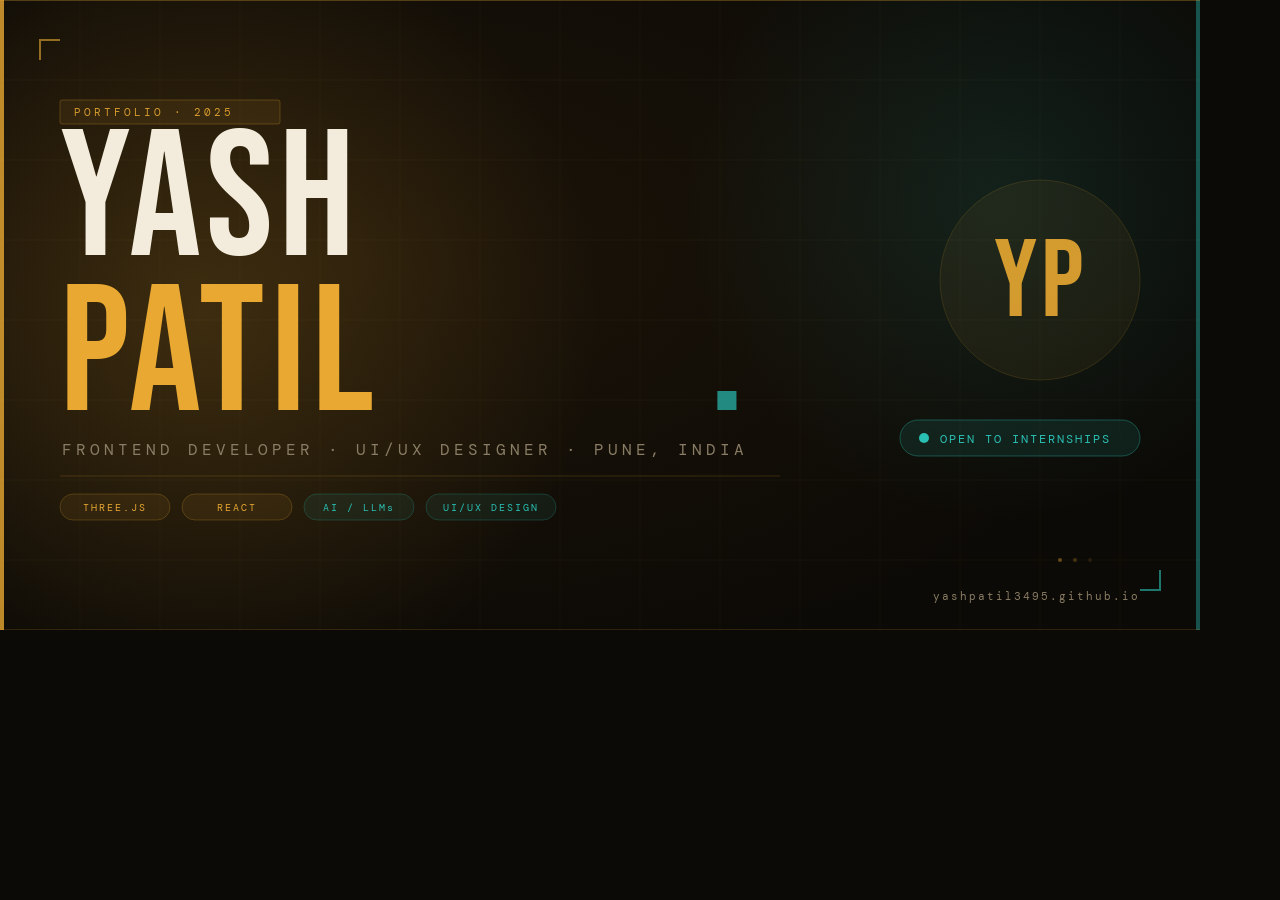
<file: og-image.html>
<!DOCTYPE html>
<html>
<head>
<meta charset="UTF-8">
<meta name="viewport" content="width=1200">
<title>OG Image Preview</title>
<style>
* { margin: 0; padding: 0; box-sizing: border-box; }
body { width: 1200px; height: 630px; background: #0c0a06; overflow: hidden; font-family: 'Georgia', serif; }
</style>
<link rel="preconnect" href="https://fonts.googleapis.com">
<link href="https://fonts.googleapis.com/css2?family=Bebas+Neue&family=DM+Mono:wght@300;400&display=swap" rel="stylesheet">
</head>
<body>
<svg width="1200" height="630" viewBox="0 0 1200 630" xmlns="http://www.w3.org/2000/svg">
  <defs>
    <!-- Background gradient -->
    <radialGradient id="bgGrad" cx="30%" cy="40%" r="70%">
      <stop offset="0%" stop-color="#1c1408"/>
      <stop offset="100%" stop-color="#0c0a06"/>
    </radialGradient>
    <!-- Amber glow -->
    <radialGradient id="glowAmber" cx="50%" cy="50%" r="50%">
      <stop offset="0%" stop-color="#e8a832" stop-opacity="0.18"/>
      <stop offset="100%" stop-color="#e8a832" stop-opacity="0"/>
    </radialGradient>
    <!-- Teal glow -->
    <radialGradient id="glowTeal" cx="50%" cy="50%" r="50%">
      <stop offset="0%" stop-color="#2abfb3" stop-opacity="0.12"/>
      <stop offset="100%" stop-color="#2abfb3" stop-opacity="0"/>
    </radialGradient>
    <!-- Noise filter -->
    <filter id="noise">
      <feTurbulence type="fractalNoise" baseFrequency="0.75" numOctaves="4" stitchTiles="stitch"/>
      <feColorMatrix type="saturate" values="0"/>
      <feBlend in="SourceGraphic" mode="multiply" result="blend"/>
      <feComposite in="blend" in2="SourceGraphic"/>
    </filter>
    <clipPath id="clip"><rect width="1200" height="630"/></clipPath>
  </defs>
  <g clip-path="url(#clip)">
    <!-- BG -->
    <rect width="1200" height="630" fill="url(#bgGrad)"/>
    <!-- Grid lines -->
    <g stroke="rgba(232,168,50,0.04)" stroke-width="1">
      <line x1="0" y1="80" x2="1200" y2="80"/>
      <line x1="0" y1="160" x2="1200" y2="160"/>
      <line x1="0" y1="240" x2="1200" y2="240"/>
      <line x1="0" y1="320" x2="1200" y2="320"/>
      <line x1="0" y1="400" x2="1200" y2="400"/>
      <line x1="0" y1="480" x2="1200" y2="480"/>
      <line x1="0" y1="560" x2="1200" y2="560"/>
      <line x1="80" y1="0" x2="80" y2="630"/>
      <line x1="160" y1="0" x2="160" y2="630"/>
      <line x1="240" y1="0" x2="240" y2="630"/>
      <line x1="320" y1="0" x2="320" y2="630"/>
      <line x1="400" y1="0" x2="400" y2="630"/>
      <line x1="480" y1="0" x2="480" y2="630"/>
      <line x1="560" y1="0" x2="560" y2="630"/>
      <line x1="640" y1="0" x2="640" y2="630"/>
      <line x1="720" y1="0" x2="720" y2="630"/>
      <line x1="800" y1="0" x2="800" y2="630"/>
      <line x1="880" y1="0" x2="880" y2="630"/>
      <line x1="960" y1="0" x2="960" y2="630"/>
      <line x1="1040" y1="0" x2="1040" y2="630"/>
      <line x1="1120" y1="0" x2="1120" y2="630"/>
    </g>
    <!-- Amber glow orb -->
    <ellipse cx="200" cy="315" rx="400" ry="400" fill="url(#glowAmber)"/>
    <!-- Teal glow orb -->
    <ellipse cx="1000" cy="200" rx="320" ry="320" fill="url(#glowTeal)"/>
    <!-- Left stripe -->
    <rect x="0" y="0" width="4" height="630" fill="#e8a832" opacity="0.8"/>
    <!-- Right accent bar -->
    <rect x="1196" y="0" width="4" height="630" fill="rgba(42,191,179,0.4)"/>
    <!-- Top bar -->
    <rect x="0" y="0" width="1200" height="1" fill="rgba(232,168,50,0.3)"/>
    <!-- Bottom bar -->
    <rect x="0" y="629" width="1200" height="1" fill="rgba(232,168,50,0.15)"/>

    <!-- Corner bracket TL -->
    <path d="M 60 40 L 40 40 L 40 60" stroke="#e8a832" stroke-width="2" fill="none" opacity="0.6"/>
    <!-- Corner bracket BR -->
    <path d="M 1140 590 L 1160 590 L 1160 570" stroke="rgba(42,191,179,0.6)" stroke-width="2" fill="none"/>

    <!-- TAG / eyebrow -->
    <rect x="60" y="100" width="220" height="24" rx="2" fill="rgba(232,168,50,0.08)" stroke="rgba(232,168,50,0.25)" stroke-width="1"/>
    <text x="74" y="116" font-family="'DM Mono', monospace" font-size="11" letter-spacing="3" fill="#e8a832" opacity="0.9">PORTFOLIO · 2025</text>

    <!-- MAIN NAME -->
    <text x="60" y="255" font-family="'Bebas Neue', sans-serif" font-size="180" letter-spacing="6" fill="#faf3e3" opacity="0.97">YASH</text>
    <text x="60" y="410" font-family="'Bebas Neue', sans-serif" font-size="180" letter-spacing="6" fill="#e8a832">PATIL</text>
    <!-- Period accent -->
    <text x="710" y="410" font-family="'Bebas Neue', sans-serif" font-size="180" fill="rgba(42,191,179,0.7)">.</text>

    <!-- Role line -->
    <text x="62" y="455" font-family="'DM Mono', monospace" font-size="16" letter-spacing="4" fill="#8a7d65">FRONTEND DEVELOPER  ·  UI/UX DESIGNER  ·  PUNE, INDIA</text>

    <!-- Divider line -->
    <line x1="60" y1="476" x2="780" y2="476" stroke="rgba(232,168,50,0.18)" stroke-width="1"/>

    <!-- Skills row -->
    <!-- Pill 1 -->
    <rect x="60" y="494" width="110" height="26" rx="13" fill="rgba(232,168,50,0.08)" stroke="rgba(232,168,50,0.22)" stroke-width="1"/>
    <text x="115" y="511" font-family="'DM Mono', monospace" font-size="10" letter-spacing="2" fill="#e8a832" text-anchor="middle">THREE.JS</text>
    <!-- Pill 2 -->
    <rect x="182" y="494" width="110" height="26" rx="13" fill="rgba(232,168,50,0.08)" stroke="rgba(232,168,50,0.22)" stroke-width="1"/>
    <text x="237" y="511" font-family="'DM Mono', monospace" font-size="10" letter-spacing="2" fill="#e8a832" text-anchor="middle">REACT</text>
    <!-- Pill 3 -->
    <rect x="304" y="494" width="110" height="26" rx="13" fill="rgba(42,191,179,0.08)" stroke="rgba(42,191,179,0.22)" stroke-width="1"/>
    <text x="359" y="511" font-family="'DM Mono', monospace" font-size="10" letter-spacing="2" fill="#2abfb3" text-anchor="middle">AI / LLMs</text>
    <!-- Pill 4 -->
    <rect x="426" y="494" width="130" height="26" rx="13" fill="rgba(42,191,179,0.08)" stroke="rgba(42,191,179,0.22)" stroke-width="1"/>
    <text x="491" y="511" font-family="'DM Mono', monospace" font-size="10" letter-spacing="2" fill="#2abfb3" text-anchor="middle">UI/UX DESIGN</text>

    <!-- Right column: YP monogram -->
    <rect x="940" y="180" width="200" height="200" rx="100" fill="rgba(232,168,50,0.06)" stroke="rgba(232,168,50,0.15)" stroke-width="1"/>
    <text x="1040" y="316" font-family="'Bebas Neue', sans-serif" font-size="110" letter-spacing="4" fill="#e8a832" text-anchor="middle" opacity="0.9">YP</text>

    <!-- Available badge -->
    <rect x="900" y="420" width="240" height="36" rx="18" fill="rgba(42,191,179,0.1)" stroke="rgba(42,191,179,0.35)" stroke-width="1"/>
    <circle cx="924" cy="438" r="5" fill="#2abfb3"/>
    <text x="940" y="443" font-family="'DM Mono', monospace" font-size="12" letter-spacing="2" fill="#2abfb3">OPEN TO INTERNSHIPS</text>

    <!-- URL bottom right -->
    <text x="1140" y="600" font-family="'DM Mono', monospace" font-size="11" letter-spacing="2" fill="#8a7d65" text-anchor="end">yashpatil3495.github.io</text>

    <!-- Decorative dots -->
    <circle cx="1060" cy="560" r="2" fill="#e8a832" opacity="0.4"/>
    <circle cx="1075" cy="560" r="2" fill="#e8a832" opacity="0.25"/>
    <circle cx="1090" cy="560" r="2" fill="#e8a832" opacity="0.12"/>
  </g>
</svg>
</body>
</html>
</file>
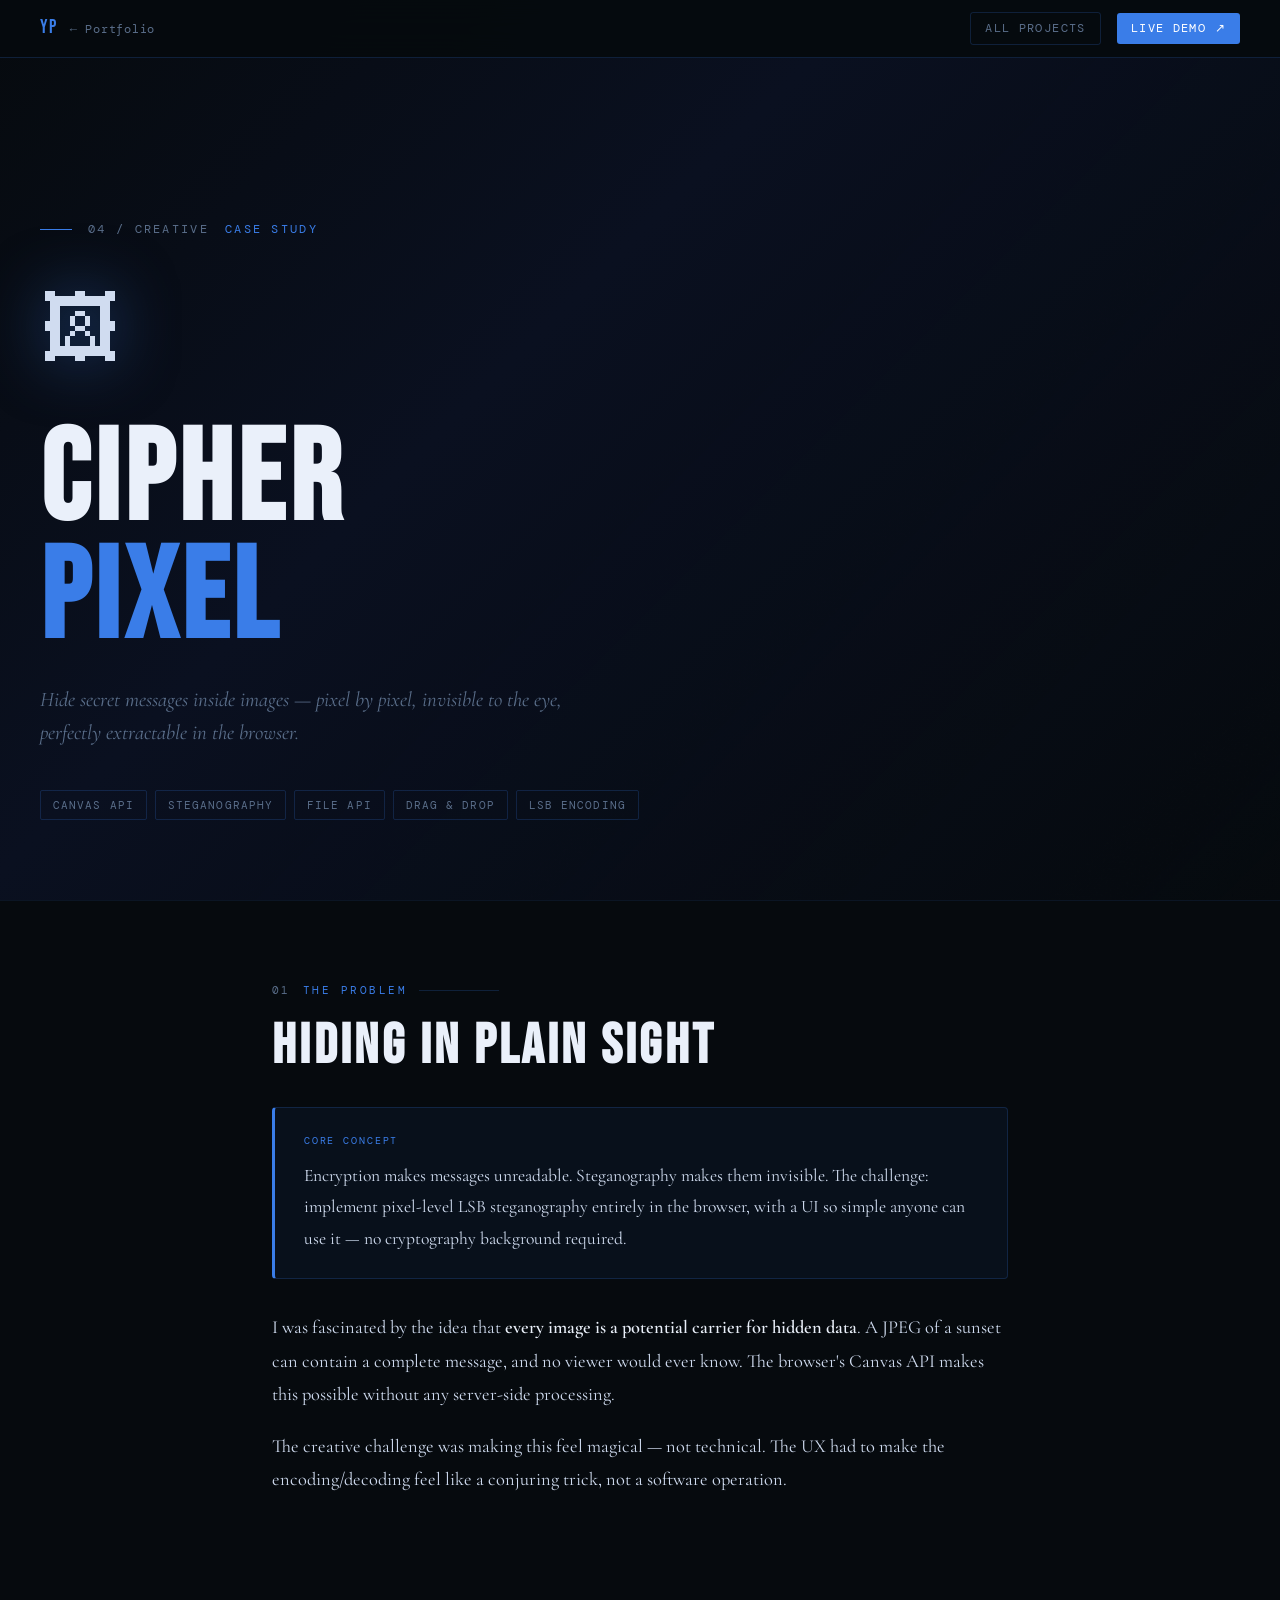
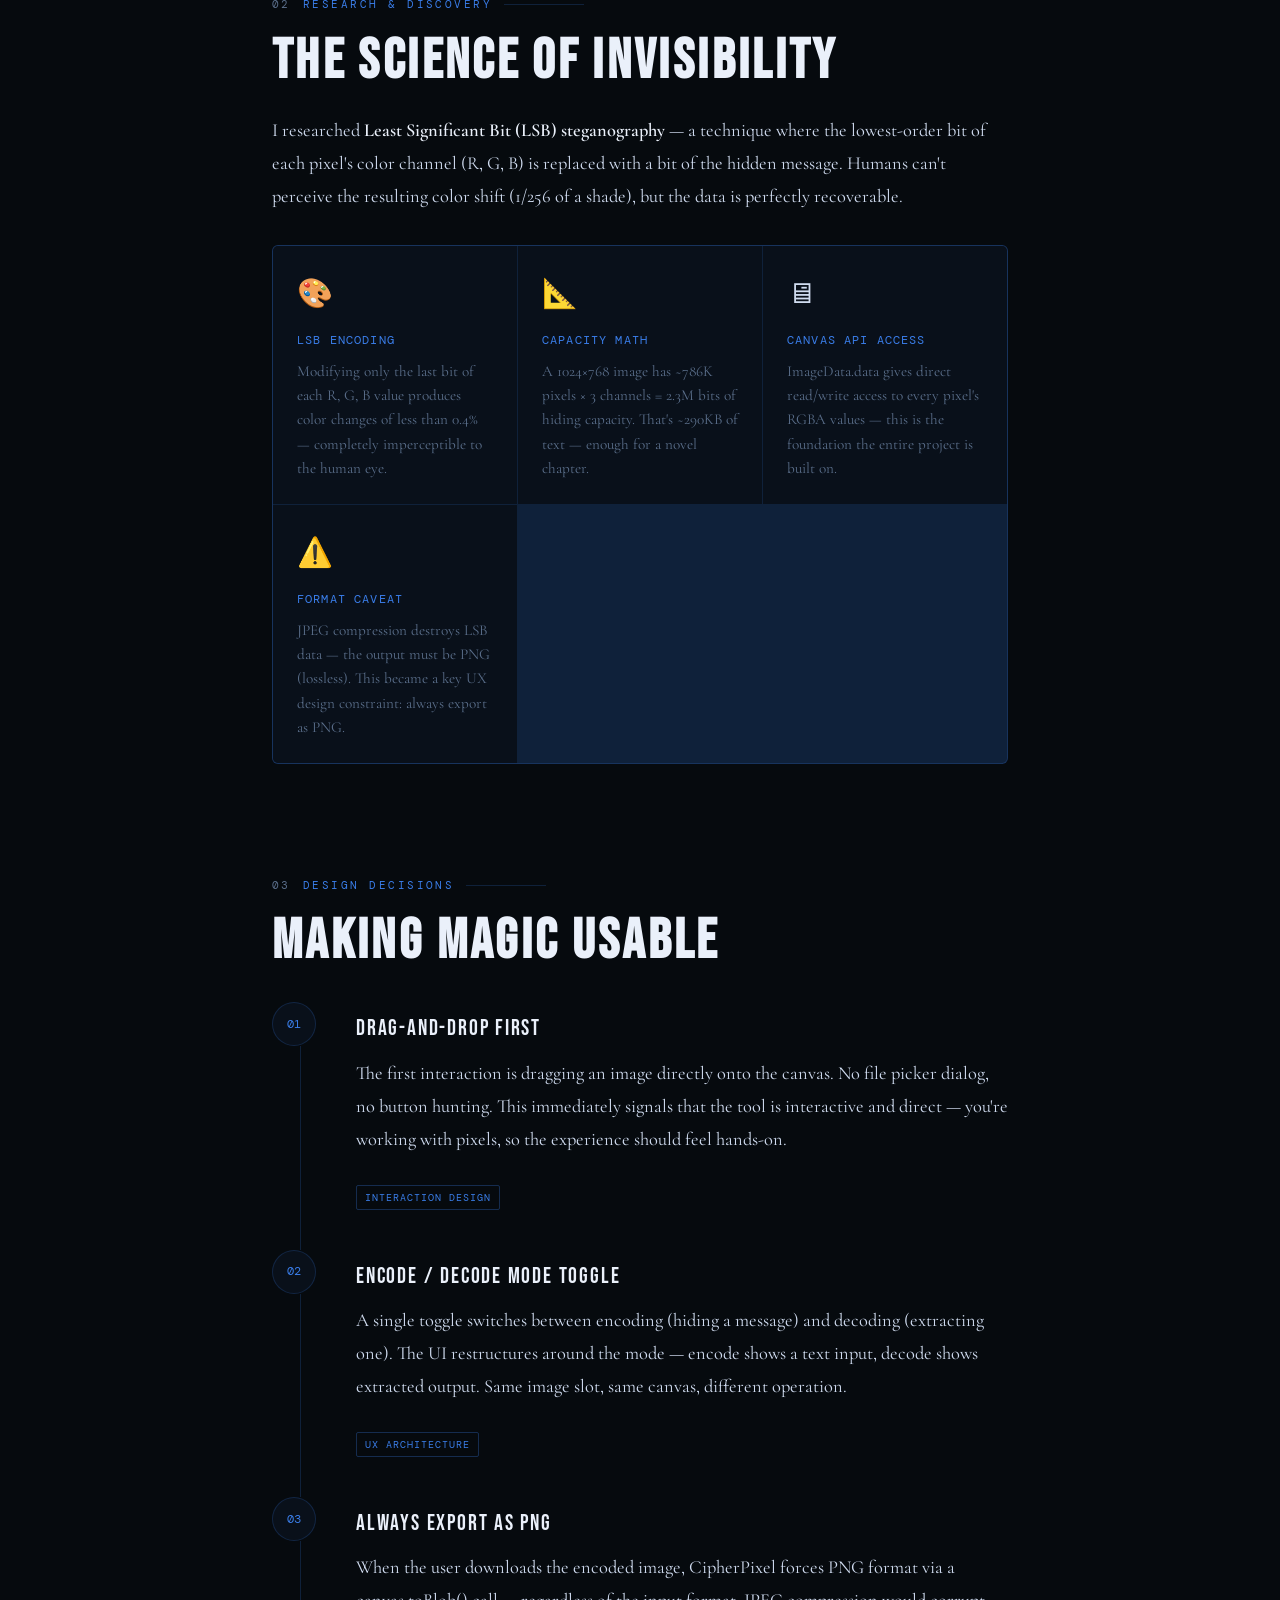
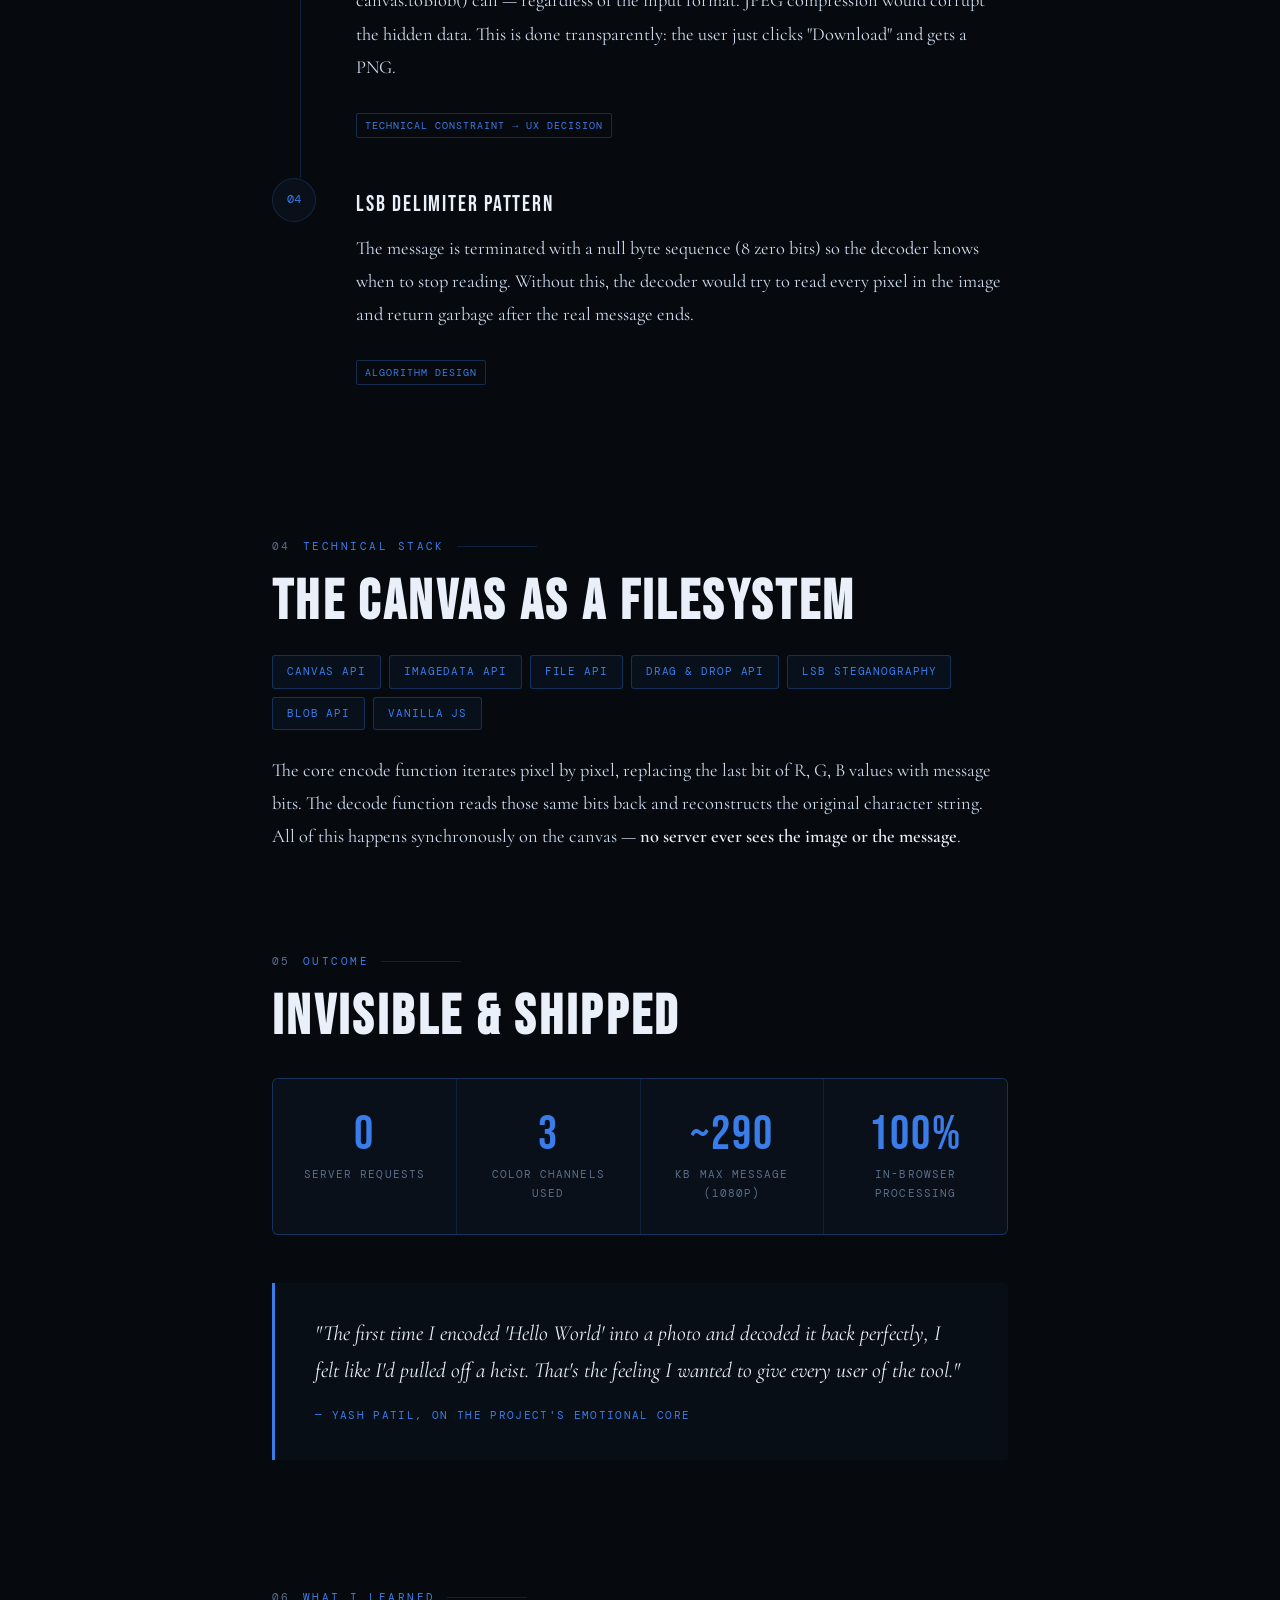
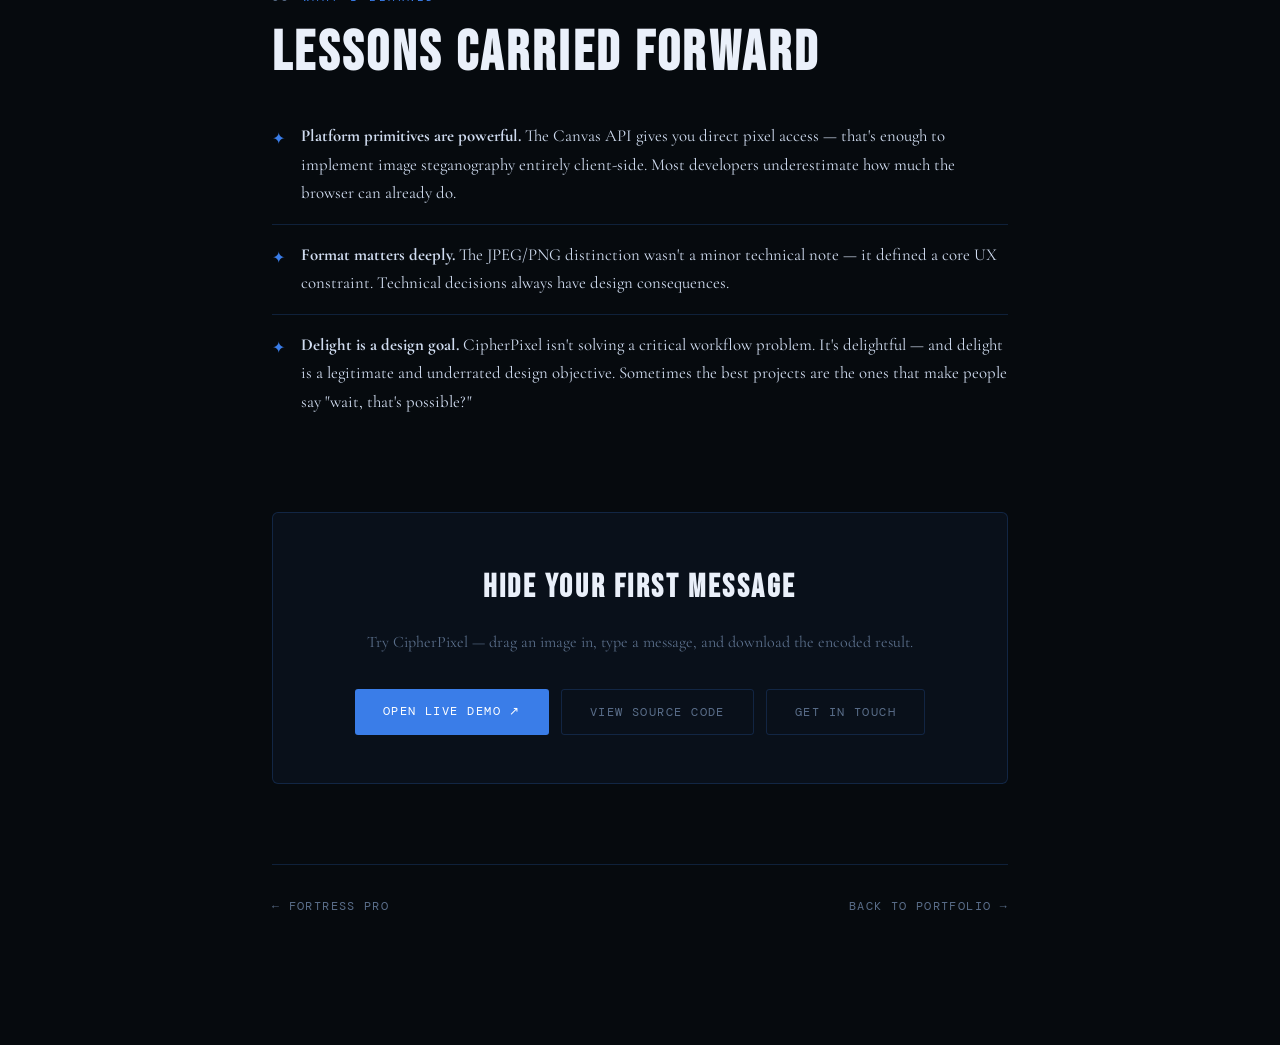
<file: case-studies/case-study-cipherpixel.html>
<!DOCTYPE html>
<html lang="en">
<head>
<meta charset="UTF-8">
<meta name="viewport" content="width=device-width, initial-scale=1.0">
<title>CipherPixel — Case Study | Yash Patil</title>
<meta name="description" content="Case study: CipherPixel — pixel-level steganography tool by Yash Patil.">
<meta property="og:type" content="article">
<meta property="og:title" content="CipherPixel — Case Study | Yash Patil">
<meta property="og:description" content="Case study: CipherPixel — pixel-level steganography tool by Yash Patil.">
<meta property="og:url" content="https://yashpatil3495.github.io/case-studies/case-study-cipherpixel.html">
<meta property="og:image" content="https://yashpatil3495.github.io/og-image.svg">
<meta name="twitter:card" content="summary_large_image">
<meta name="twitter:title" content="CipherPixel — Case Study | Yash Patil">
<meta name="twitter:description" content="Case study: CipherPixel — pixel-level steganography tool by Yash Patil.">
<link rel="preconnect" href="https://fonts.googleapis.com">
<link rel="preconnect" href="https://fonts.gstatic.com" crossorigin>
<link href="https://fonts.googleapis.com/css2?family=Cormorant+Garamond:ital,wght@0,300;0,400;0,600;1,300;1,400&family=DM+Mono:wght@300;400;500&family=Bebas+Neue&display=swap" rel="stylesheet">
<link rel="icon" type="image/svg+xml" href="data:image/svg+xml,<svg xmlns='http://www.w3.org/2000/svg' viewBox='0 0 100 100'><rect width='100' height='100' rx='18' fill='%230c0a06'/><text y='72' x='50' text-anchor='middle' font-size='58' font-family='serif' font-weight='bold' fill='%23e8a832'>Y</text></svg>">
<link rel="stylesheet" href="../css/case-study-cipherpixel.css">
</head>
<body>
<div id="read-progress"></div>
<nav>
  <a href="../index.html" class="nav-logo">YP<span>← Portfolio</span></a>
  <div class="nav-right">
    <a href="../index.html#work" class="nav-back">All Projects</a>
    <a href="https://yashpatil3495.github.io/CipherPixel/" target="_blank" rel="noopener" class="nav-live">Live Demo ↗</a>
  </div>
</nav>
<section class="cs-hero">
  <canvas class="hero-bg-canvas" id="hero-canvas"></canvas>
  <div class="hero-gradient"></div>
  <div class="hero-content">
    <div class="hero-meta"><span class="section-num">04 / CREATIVE</span> Case Study</div>
    <span class="hero-emoji">🖼</span>
    <h1 class="hero-title">CIPHER<br><span>PIXEL</span></h1>
    <p class="hero-subtitle">Hide secret messages inside images — pixel by pixel, invisible to the eye, perfectly extractable in the browser.</p>
    <div class="hero-tags"><span class="hero-tag">Canvas API</span><span class="hero-tag">Steganography</span><span class="hero-tag">File API</span><span class="hero-tag">Drag & Drop</span><span class="hero-tag">LSB Encoding</span></div>
  </div>
</section>
<div class="divider"></div>
<main class="cs-content">
  <section class="cs-section" data-reveal>
    <div class="section-eyebrow"><span class="section-num">01</span> The Problem</div>
    <h2>HIDING IN PLAIN SIGHT</h2>
    <div class="problem-block">
      <div class="block-label">Core Concept</div>
      <p>Encryption makes messages unreadable. Steganography makes them invisible. The challenge: implement pixel-level LSB steganography entirely in the browser, with a UI so simple anyone can use it — no cryptography background required.</p>
    </div>
    <p>I was fascinated by the idea that <strong>every image is a potential carrier for hidden data</strong>. A JPEG of a sunset can contain a complete message, and no viewer would ever know. The browser's Canvas API makes this possible without any server-side processing.</p>
    <p>The creative challenge was making this feel magical — not technical. The UX had to make the encoding/decoding feel like a conjuring trick, not a software operation.</p>
  </section>
  <section class="cs-section" data-reveal>
    <div class="section-eyebrow"><span class="section-num">02</span> Research & Discovery</div>
    <h2>THE SCIENCE OF INVISIBILITY</h2>
    <p>I researched <strong>Least Significant Bit (LSB) steganography</strong> — a technique where the lowest-order bit of each pixel's color channel (R, G, B) is replaced with a bit of the hidden message. Humans can't perceive the resulting color shift (1/256 of a shade), but the data is perfectly recoverable.</p>
    <div class="insight-grid">
      <div class="insight-card"><span class="insight-icon">🎨</span><div class="insight-title">LSB Encoding</div><div class="insight-text">Modifying only the last bit of each R, G, B value produces color changes of less than 0.4% — completely imperceptible to the human eye.</div></div>
      <div class="insight-card"><span class="insight-icon">📐</span><div class="insight-title">Capacity Math</div><div class="insight-text">A 1024×768 image has ~786K pixels × 3 channels = 2.3M bits of hiding capacity. That's ~290KB of text — enough for a novel chapter.</div></div>
      <div class="insight-card"><span class="insight-icon">🖥</span><div class="insight-title">Canvas API Access</div><div class="insight-text">ImageData.data gives direct read/write access to every pixel's RGBA values — this is the foundation the entire project is built on.</div></div>
      <div class="insight-card"><span class="insight-icon">⚠️</span><div class="insight-title">Format Caveat</div><div class="insight-text">JPEG compression destroys LSB data — the output must be PNG (lossless). This became a key UX design constraint: always export as PNG.</div></div>
    </div>
  </section>
  <section class="cs-section" data-reveal>
    <div class="section-eyebrow"><span class="section-num">03</span> Design Decisions</div>
    <h2>MAKING MAGIC USABLE</h2>
    <div class="decision-list">
      <div class="decision-item">
        <div class="decision-num">01</div>
        <div>
          <div class="decision-title">DRAG-AND-DROP FIRST</div>
          <p class="decision-text">The first interaction is dragging an image directly onto the canvas. No file picker dialog, no button hunting. This immediately signals that the tool is interactive and direct — you're working with pixels, so the experience should feel hands-on.</p>
          <span class="decision-tag">Interaction Design</span>
        </div>
      </div>
      <div class="decision-item">
        <div class="decision-num">02</div>
        <div>
          <div class="decision-title">ENCODE / DECODE MODE TOGGLE</div>
          <p class="decision-text">A single toggle switches between encoding (hiding a message) and decoding (extracting one). The UI restructures around the mode — encode shows a text input, decode shows extracted output. Same image slot, same canvas, different operation.</p>
          <span class="decision-tag">UX Architecture</span>
        </div>
      </div>
      <div class="decision-item">
        <div class="decision-num">03</div>
        <div>
          <div class="decision-title">ALWAYS EXPORT AS PNG</div>
          <p class="decision-text">When the user downloads the encoded image, CipherPixel forces PNG format via a canvas.toBlob() call — regardless of the input format. JPEG compression would corrupt the hidden data. This is done transparently: the user just clicks "Download" and gets a PNG.</p>
          <span class="decision-tag">Technical Constraint → UX Decision</span>
        </div>
      </div>
      <div class="decision-item">
        <div class="decision-num">04</div>
        <div>
          <div class="decision-title">LSB DELIMITER PATTERN</div>
          <p class="decision-text">The message is terminated with a null byte sequence (8 zero bits) so the decoder knows when to stop reading. Without this, the decoder would try to read every pixel in the image and return garbage after the real message ends.</p>
          <span class="decision-tag">Algorithm Design</span>
        </div>
      </div>
    </div>
  </section>
  <section class="cs-section" data-reveal>
    <div class="section-eyebrow"><span class="section-num">04</span> Technical Stack</div>
    <h2>THE CANVAS AS A FILESYSTEM</h2>
    <div class="tech-grid">
      <span class="tech-pill">Canvas API</span><span class="tech-pill">ImageData API</span><span class="tech-pill">File API</span><span class="tech-pill">Drag & Drop API</span><span class="tech-pill">LSB Steganography</span><span class="tech-pill">Blob API</span><span class="tech-pill">Vanilla JS</span>
    </div>
    <p>The core encode function iterates pixel by pixel, replacing the last bit of R, G, B values with message bits. The decode function reads those same bits back and reconstructs the original character string. All of this happens synchronously on the canvas — <strong>no server ever sees the image or the message</strong>.</p>
  </section>
  <section class="cs-section" data-reveal>
    <div class="section-eyebrow"><span class="section-num">05</span> Outcome</div>
    <h2>INVISIBLE & SHIPPED</h2>
    <div class="metrics-grid">
      <div class="metric-cell"><div class="metric-val">0</div><div class="metric-label">Server Requests</div></div>
      <div class="metric-cell"><div class="metric-val">3</div><div class="metric-label">Color Channels Used</div></div>
      <div class="metric-cell"><div class="metric-val">~290</div><div class="metric-label">KB Max Message (1080p)</div></div>
      <div class="metric-cell"><div class="metric-val">100%</div><div class="metric-label">In-Browser Processing</div></div>
    </div>
    <div class="cs-quote">
      <blockquote>"The first time I encoded 'Hello World' into a photo and decoded it back perfectly, I felt like I'd pulled off a heist. That's the feeling I wanted to give every user of the tool."</blockquote>
      <cite>— Yash Patil, on the project's emotional core</cite>
    </div>
  </section>
  <section class="cs-section" data-reveal>
    <div class="section-eyebrow"><span class="section-num">06</span> What I Learned</div>
    <h2>LESSONS CARRIED FORWARD</h2>
    <div class="lesson-list">
      <div class="lesson-item"><span class="lesson-bullet">✦</span><span class="lesson-text"><strong>Platform primitives are powerful.</strong> The Canvas API gives you direct pixel access — that's enough to implement image steganography entirely client-side. Most developers underestimate how much the browser can already do.</span></div>
      <div class="lesson-item"><span class="lesson-bullet">✦</span><span class="lesson-text"><strong>Format matters deeply.</strong> The JPEG/PNG distinction wasn't a minor technical note — it defined a core UX constraint. Technical decisions always have design consequences.</span></div>
      <div class="lesson-item"><span class="lesson-bullet">✦</span><span class="lesson-text"><strong>Delight is a design goal.</strong> CipherPixel isn't solving a critical workflow problem. It's delightful — and delight is a legitimate and underrated design objective. Sometimes the best projects are the ones that make people say "wait, that's possible?"</span></div>
    </div>
  </section>
  <div class="cs-cta cs-section" data-reveal>
    <h3>HIDE YOUR FIRST MESSAGE</h3>
    <p>Try CipherPixel — drag an image in, type a message, and download the encoded result.</p>
    <div class="cta-buttons">
      <a href="https://yashpatil3495.github.io/CipherPixel/" target="_blank" rel="noopener" class="btn-cta primary">Open Live Demo ↗</a>
      <a href="https://github.com/yashpatil3495/CipherPixel" target="_blank" rel="noopener" class="btn-cta ghost">View Source Code</a>
      <a href="../index.html#contact" class="btn-cta ghost">Get In Touch</a>
    </div>
  </div>
  <div class="cs-nav cs-section" data-reveal>
    <a href="case-study-fortress-pro.html">← Fortress Pro</a>
    <a href="../index.html">Back to Portfolio →</a>
  </div>
</main>
<script src="../js/case-study-cipherpixel.js"></script>
</body>
</html>
</file>
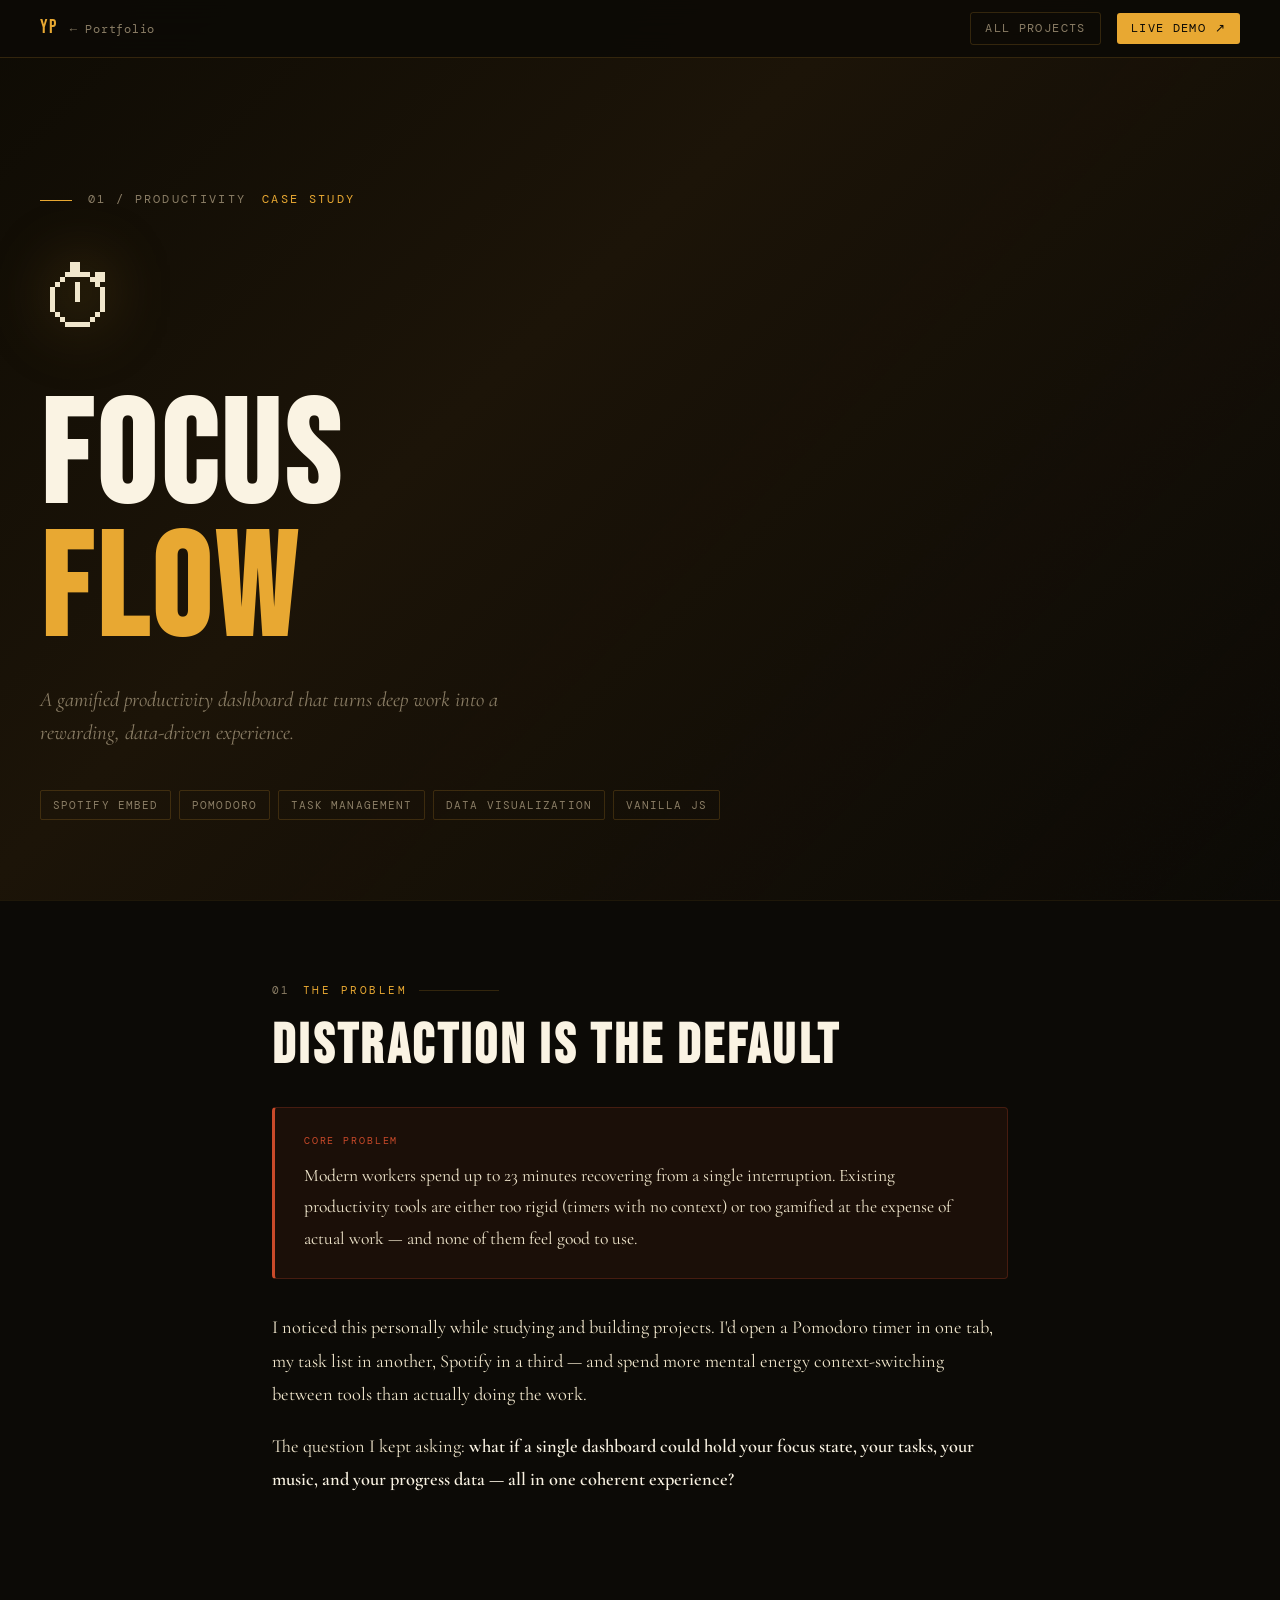
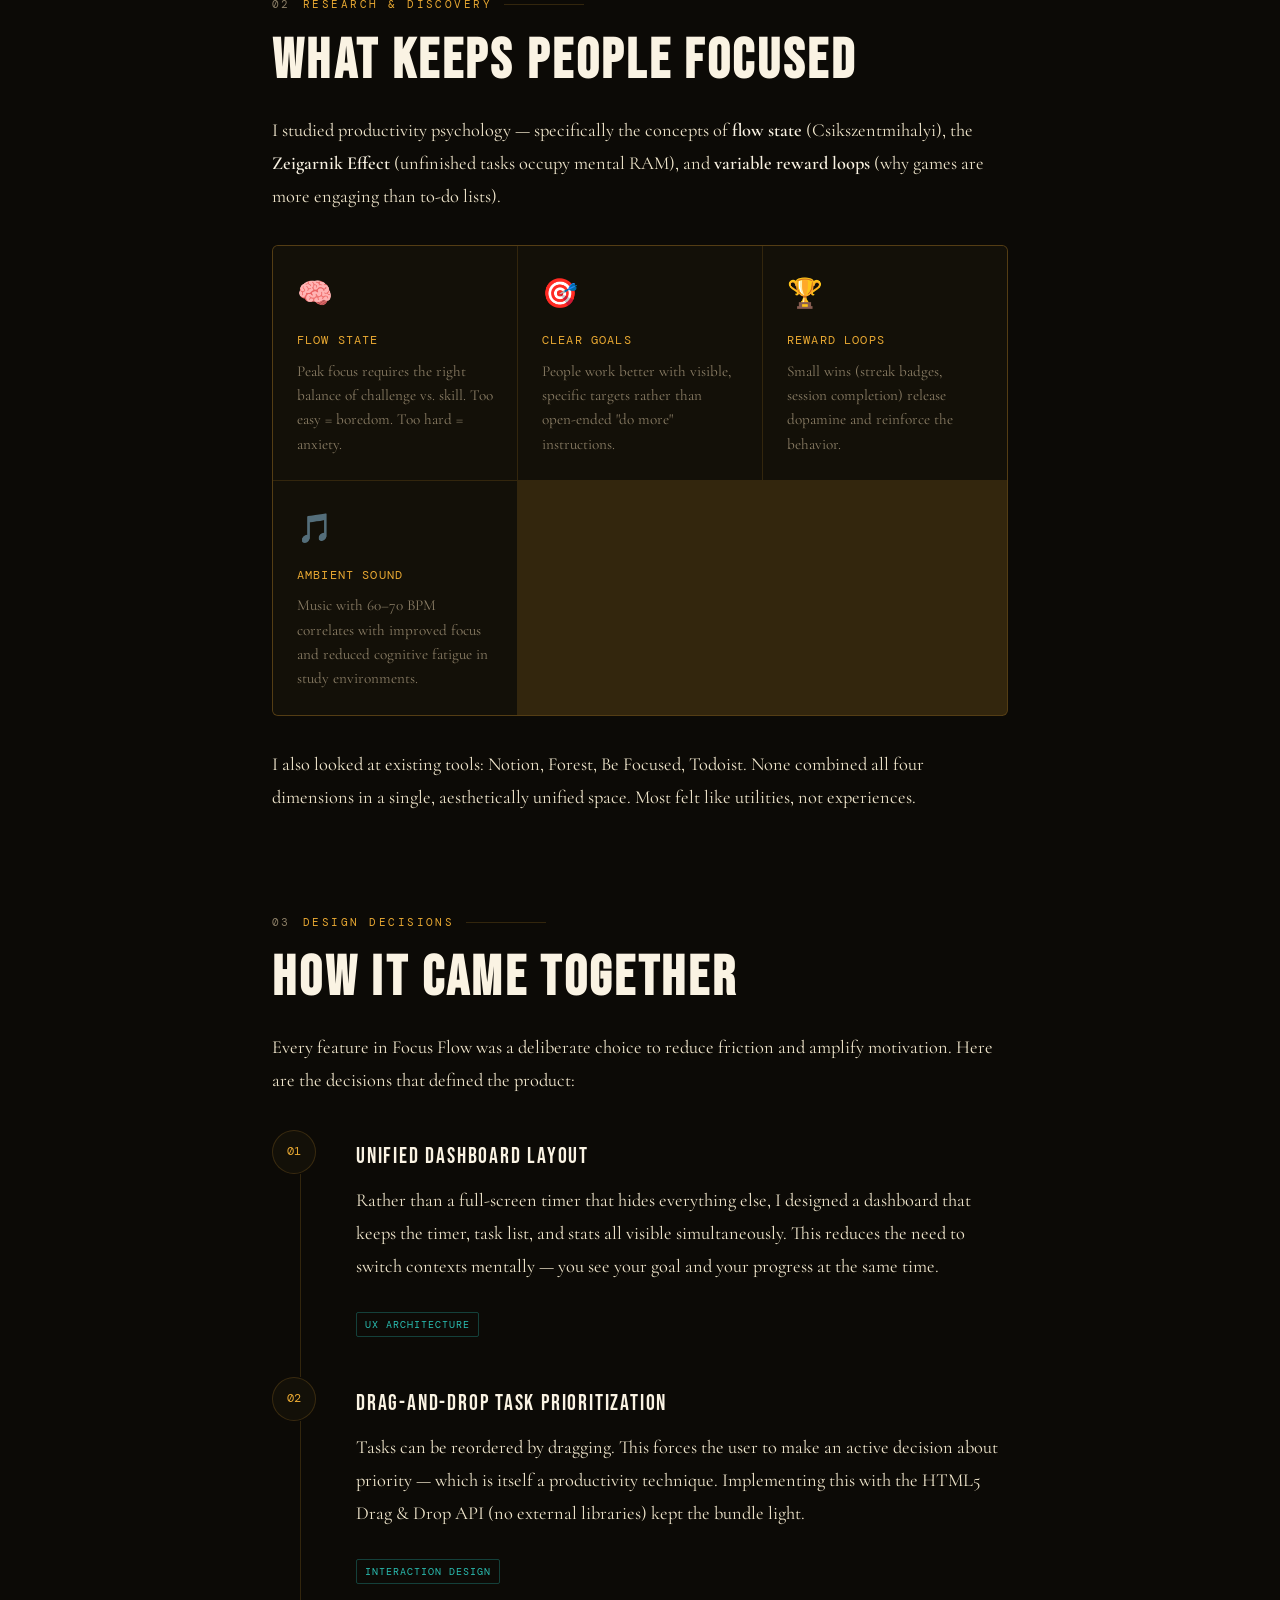
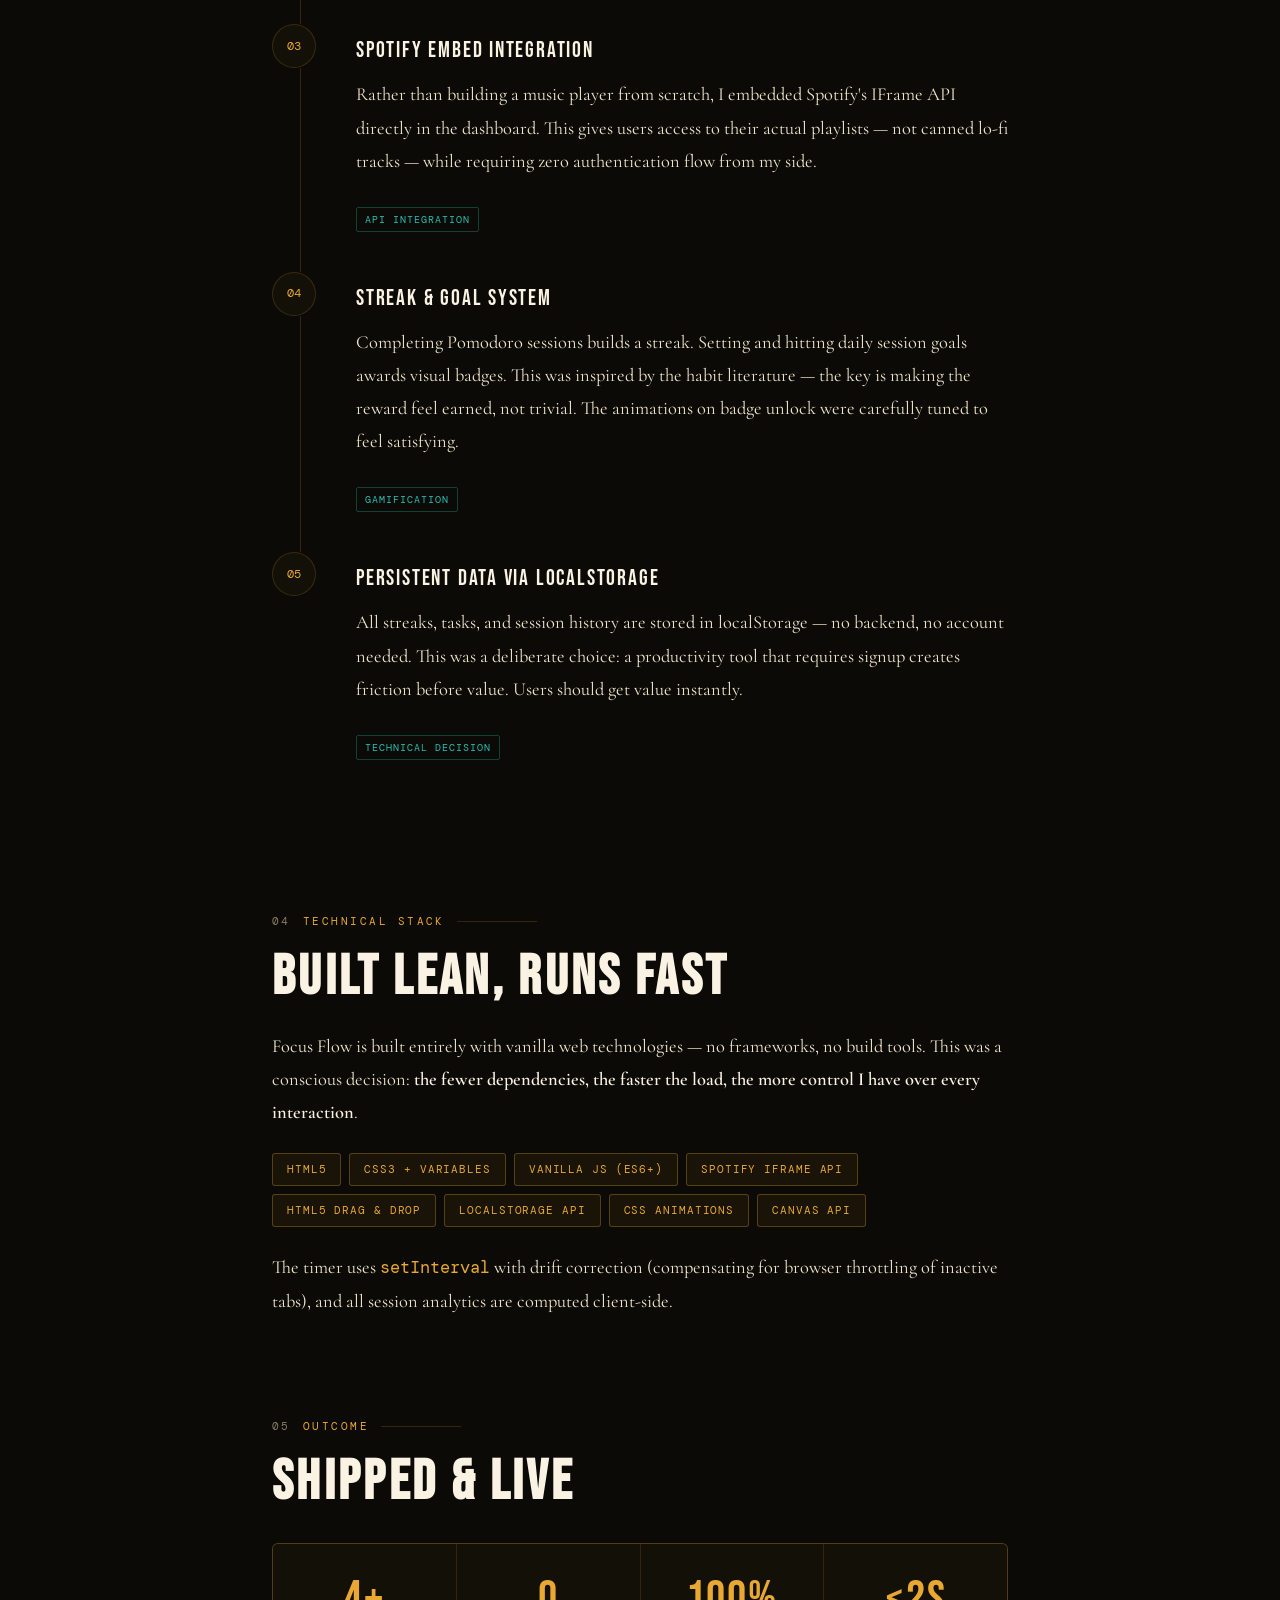
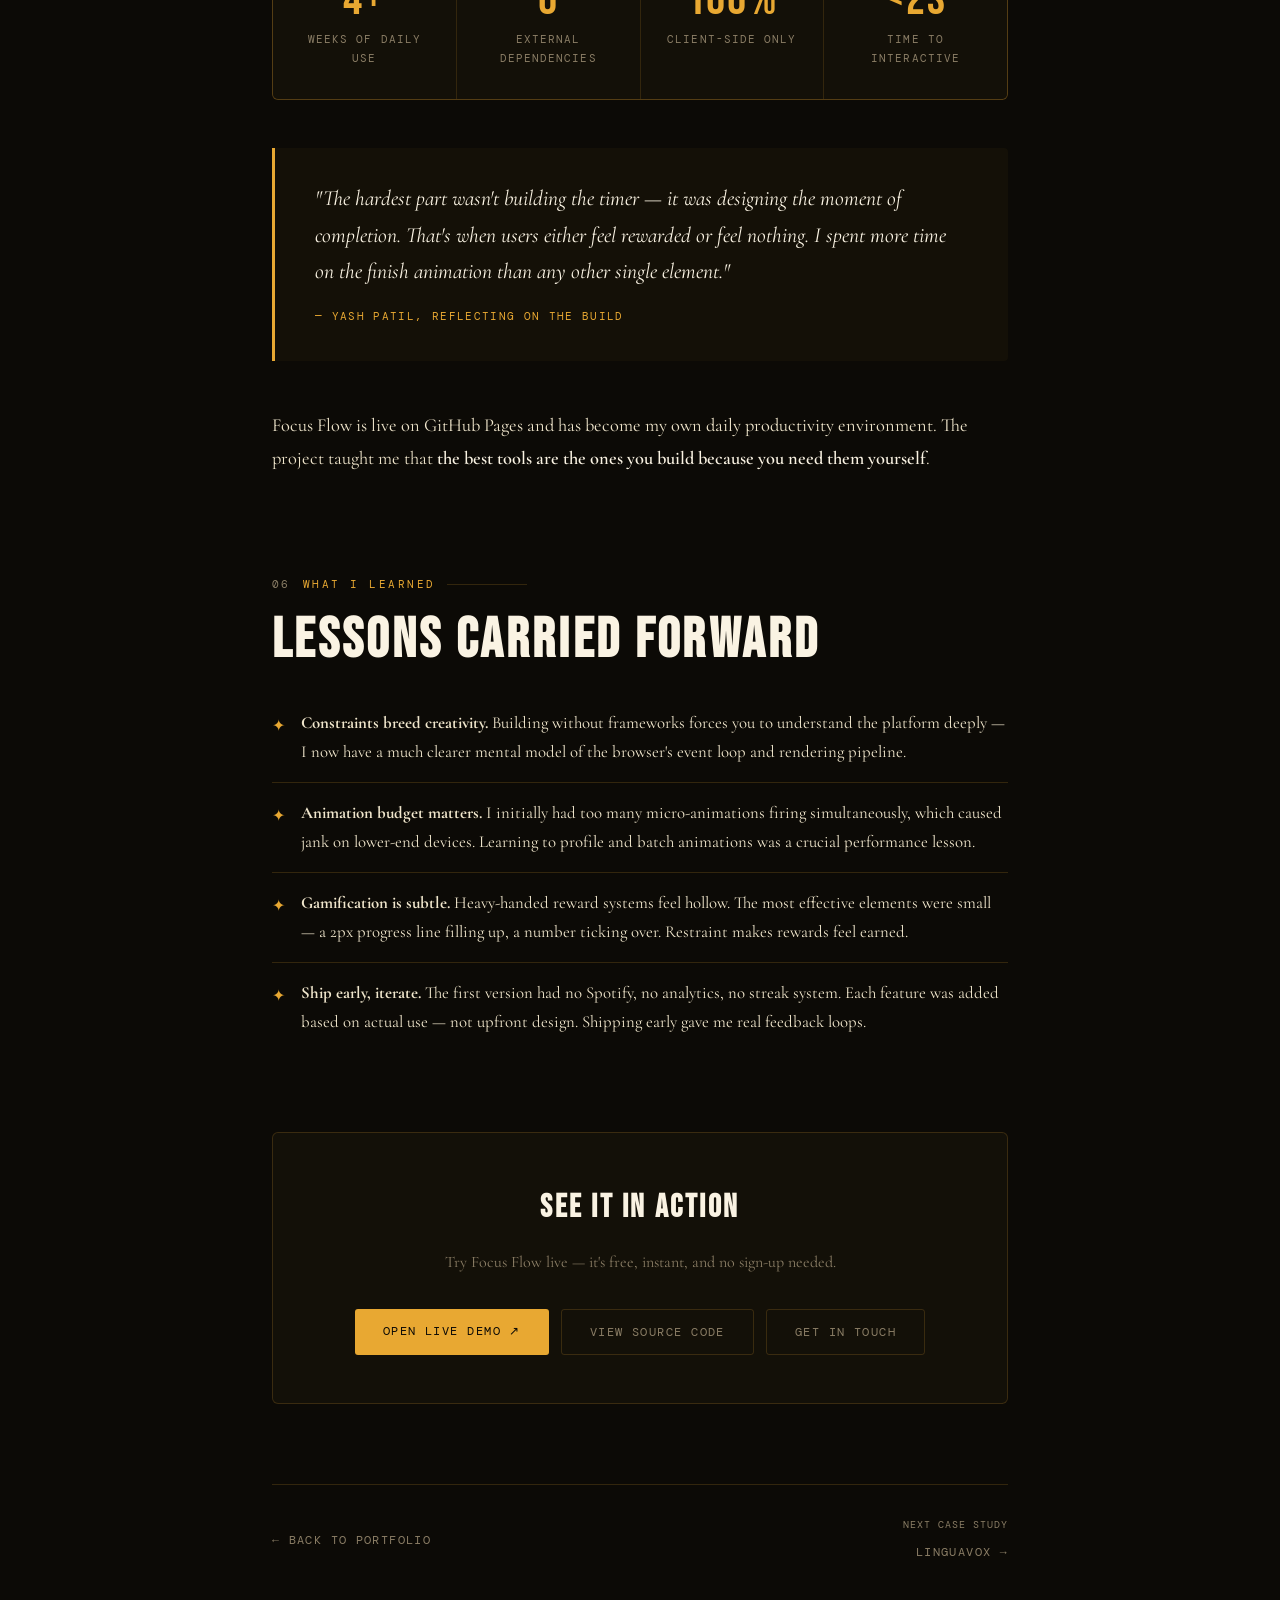
<file: case-studies/case-study-focus-flow.html>
<!DOCTYPE html>
<html lang="en">
<head>
<meta charset="UTF-8">
<meta name="viewport" content="width=device-width, initial-scale=1.0">
<title>Focus Flow — Case Study | Yash Patil</title>
<meta name="description" content="Deep-dive case study of Focus Flow — a gamified productivity dashboard by Yash Patil.">
<meta property="og:type" content="article">
<meta property="og:title" content="Focus Flow — Case Study | Yash Patil">
<meta property="og:description" content="Deep-dive case study of Focus Flow — a gamified productivity dashboard by Yash Patil.">
<meta property="og:url" content="https://yashpatil3495.github.io/case-studies/case-study-focus-flow.html">
<meta property="og:image" content="https://yashpatil3495.github.io/og-image.svg">
<meta name="twitter:card" content="summary_large_image">
<meta name="twitter:title" content="Focus Flow — Case Study | Yash Patil">
<meta name="twitter:description" content="Deep-dive case study of Focus Flow — a gamified productivity dashboard by Yash Patil.">
<link rel="preconnect" href="https://fonts.googleapis.com">
<link rel="preconnect" href="https://fonts.gstatic.com" crossorigin>
<link href="https://fonts.googleapis.com/css2?family=Cormorant+Garamond:ital,wght@0,300;0,400;0,600;1,300;1,400&family=DM+Mono:wght@300;400;500&family=Bebas+Neue&display=swap" rel="stylesheet">
<link rel="icon" type="image/svg+xml" href="data:image/svg+xml,<svg xmlns='http://www.w3.org/2000/svg' viewBox='0 0 100 100'><rect width='100' height='100' rx='18' fill='%230c0a06'/><text y='72' x='50' text-anchor='middle' font-size='58' font-family='serif' font-weight='bold' fill='%23e8a832'>Y</text></svg>">
<link rel="stylesheet" href="../css/case-study-focus-flow.css">
</head>
<body>

<div id="read-progress"></div>

<nav>
  <a href="../index.html" class="nav-logo">YP<span>← Portfolio</span></a>
  <div class="nav-right">
    <a href="../index.html#work" class="nav-back">All Projects</a>
    <a href="https://yashpatil3495.github.io/timer/" target="_blank" rel="noopener" class="nav-live">Live Demo ↗</a>
  </div>
</nav>

<!-- HERO -->
<section class="cs-hero">
  <canvas class="hero-bg-canvas" id="hero-canvas"></canvas>
  <div class="hero-gradient"></div>
  <div class="hero-content">
    <div class="hero-meta">
      <span class="section-num">01 / PRODUCTIVITY</span>
      Case Study
    </div>
    <span class="hero-emoji">⏱</span>
    <h1 class="hero-title">FOCUS<br><span>FLOW</span></h1>
    <p class="hero-subtitle">A gamified productivity dashboard that turns deep work into a rewarding, data-driven experience.</p>
    <div class="hero-tags">
      <span class="hero-tag">Spotify Embed</span>
      <span class="hero-tag">Pomodoro</span>
      <span class="hero-tag">Task Management</span>
      <span class="hero-tag">Data Visualization</span>
      <span class="hero-tag">Vanilla JS</span>
    </div>
  </div>
</section>

<div class="divider"></div>

<!-- CONTENT -->
<main class="cs-content">

  <!-- PROBLEM -->
  <section class="cs-section" data-reveal>
    <div class="section-eyebrow"><span class="section-num">01</span> The Problem</div>
    <h2>DISTRACTION IS THE DEFAULT</h2>

    <div class="problem-block">
      <div class="block-label">Core Problem</div>
      <p>Modern workers spend up to 23 minutes recovering from a single interruption. Existing productivity tools are either too rigid (timers with no context) or too gamified at the expense of actual work — and none of them feel good to use.</p>
    </div>

    <p>I noticed this personally while studying and building projects. I'd open a Pomodoro timer in one tab, my task list in another, Spotify in a third — and spend more mental energy context-switching between tools than actually doing the work.</p>
    <p>The question I kept asking: <strong>what if a single dashboard could hold your focus state, your tasks, your music, and your progress data — all in one coherent experience?</strong></p>
  </section>

  <!-- RESEARCH -->
  <section class="cs-section" data-reveal>
    <div class="section-eyebrow"><span class="section-num">02</span> Research & Discovery</div>
    <h2>WHAT KEEPS PEOPLE FOCUSED</h2>

    <p>I studied productivity psychology — specifically the concepts of <strong>flow state</strong> (Csikszentmihalyi), the <strong>Zeigarnik Effect</strong> (unfinished tasks occupy mental RAM), and <strong>variable reward loops</strong> (why games are more engaging than to-do lists).</p>

    <div class="insight-grid">
      <div class="insight-card">
        <span class="insight-icon">🧠</span>
        <div class="insight-title">Flow State</div>
        <div class="insight-text">Peak focus requires the right balance of challenge vs. skill. Too easy = boredom. Too hard = anxiety.</div>
      </div>
      <div class="insight-card">
        <span class="insight-icon">🎯</span>
        <div class="insight-title">Clear Goals</div>
        <div class="insight-text">People work better with visible, specific targets rather than open-ended "do more" instructions.</div>
      </div>
      <div class="insight-card">
        <span class="insight-icon">🏆</span>
        <div class="insight-title">Reward Loops</div>
        <div class="insight-text">Small wins (streak badges, session completion) release dopamine and reinforce the behavior.</div>
      </div>
      <div class="insight-card">
        <span class="insight-icon">🎵</span>
        <div class="insight-title">Ambient Sound</div>
        <div class="insight-text">Music with 60–70 BPM correlates with improved focus and reduced cognitive fatigue in study environments.</div>
      </div>
    </div>

    <p>I also looked at existing tools: Notion, Forest, Be Focused, Todoist. None combined all four dimensions in a single, aesthetically unified space. Most felt like utilities, not experiences.</p>
  </section>

  <!-- DESIGN DECISIONS -->
  <section class="cs-section" data-reveal>
    <div class="section-eyebrow"><span class="section-num">03</span> Design Decisions</div>
    <h2>HOW IT CAME TOGETHER</h2>
    <p>Every feature in Focus Flow was a deliberate choice to reduce friction and amplify motivation. Here are the decisions that defined the product:</p>

    <div class="decision-list">
      <div class="decision-item">
        <div class="decision-num">01</div>
        <div>
          <div class="decision-title">UNIFIED DASHBOARD LAYOUT</div>
          <p class="decision-text">Rather than a full-screen timer that hides everything else, I designed a dashboard that keeps the timer, task list, and stats all visible simultaneously. This reduces the need to switch contexts mentally — you see your goal and your progress at the same time.</p>
          <span class="decision-tag">UX Architecture</span>
        </div>
      </div>

      <div class="decision-item">
        <div class="decision-num">02</div>
        <div>
          <div class="decision-title">DRAG-AND-DROP TASK PRIORITIZATION</div>
          <p class="decision-text">Tasks can be reordered by dragging. This forces the user to make an active decision about priority — which is itself a productivity technique. Implementing this with the HTML5 Drag & Drop API (no external libraries) kept the bundle light.</p>
          <span class="decision-tag">Interaction Design</span>
        </div>
      </div>

      <div class="decision-item">
        <div class="decision-num">03</div>
        <div>
          <div class="decision-title">SPOTIFY EMBED INTEGRATION</div>
          <p class="decision-text">Rather than building a music player from scratch, I embedded Spotify's IFrame API directly in the dashboard. This gives users access to their actual playlists — not canned lo-fi tracks — while requiring zero authentication flow from my side.</p>
          <span class="decision-tag">API Integration</span>
        </div>
      </div>

      <div class="decision-item">
        <div class="decision-num">04</div>
        <div>
          <div class="decision-title">STREAK & GOAL SYSTEM</div>
          <p class="decision-text">Completing Pomodoro sessions builds a streak. Setting and hitting daily session goals awards visual badges. This was inspired by the habit literature — the key is making the reward feel earned, not trivial. The animations on badge unlock were carefully tuned to feel satisfying.</p>
          <span class="decision-tag">Gamification</span>
        </div>
      </div>

      <div class="decision-item">
        <div class="decision-num">05</div>
        <div>
          <div class="decision-title">PERSISTENT DATA VIA LOCALSTORAGE</div>
          <p class="decision-text">All streaks, tasks, and session history are stored in localStorage — no backend, no account needed. This was a deliberate choice: a productivity tool that requires signup creates friction before value. Users should get value instantly.</p>
          <span class="decision-tag">Technical Decision</span>
        </div>
      </div>
    </div>
  </section>

  <!-- TECH STACK -->
  <section class="cs-section" data-reveal>
    <div class="section-eyebrow"><span class="section-num">04</span> Technical Stack</div>
    <h2>BUILT LEAN, RUNS FAST</h2>
    <p>Focus Flow is built entirely with vanilla web technologies — no frameworks, no build tools. This was a conscious decision: <strong>the fewer dependencies, the faster the load, the more control I have over every interaction</strong>.</p>
    <div class="tech-grid">
      <span class="tech-pill">HTML5</span>
      <span class="tech-pill">CSS3 + Variables</span>
      <span class="tech-pill">Vanilla JS (ES6+)</span>
      <span class="tech-pill">Spotify IFrame API</span>
      <span class="tech-pill">HTML5 Drag & Drop</span>
      <span class="tech-pill">LocalStorage API</span>
      <span class="tech-pill">CSS Animations</span>
      <span class="tech-pill">Canvas API</span>
    </div>
    <p>The timer uses <code style="font-family:var(--font-mono);color:var(--amber);font-size:0.9em;">setInterval</code> with drift correction (compensating for browser throttling of inactive tabs), and all session analytics are computed client-side.</p>
  </section>

  <!-- OUTCOME -->
  <section class="cs-section" data-reveal>
    <div class="section-eyebrow"><span class="section-num">05</span> Outcome</div>
    <h2>SHIPPED & LIVE</h2>

    <div class="metrics-grid">
      <div class="metric-cell">
        <div class="metric-val">4+</div>
        <div class="metric-label">Weeks of Daily Use</div>
      </div>
      <div class="metric-cell">
        <div class="metric-val">0</div>
        <div class="metric-label">External Dependencies</div>
      </div>
      <div class="metric-cell">
        <div class="metric-val">100%</div>
        <div class="metric-label">Client-Side Only</div>
      </div>
      <div class="metric-cell">
        <div class="metric-val">&lt;2s</div>
        <div class="metric-label">Time to Interactive</div>
      </div>
    </div>

    <div class="cs-quote">
      <blockquote>"The hardest part wasn't building the timer — it was designing the moment of completion. That's when users either feel rewarded or feel nothing. I spent more time on the finish animation than any other single element."</blockquote>
      <cite>— Yash Patil, reflecting on the build</cite>
    </div>

    <p>Focus Flow is live on GitHub Pages and has become my own daily productivity environment. The project taught me that <strong>the best tools are the ones you build because you need them yourself</strong>.</p>
  </section>

  <!-- LESSONS -->
  <section class="cs-section" data-reveal>
    <div class="section-eyebrow"><span class="section-num">06</span> What I Learned</div>
    <h2>LESSONS CARRIED FORWARD</h2>
    <div class="lesson-list">
      <div class="lesson-item">
        <span class="lesson-bullet">✦</span>
        <span class="lesson-text"><strong>Constraints breed creativity.</strong> Building without frameworks forces you to understand the platform deeply — I now have a much clearer mental model of the browser's event loop and rendering pipeline.</span>
      </div>
      <div class="lesson-item">
        <span class="lesson-bullet">✦</span>
        <span class="lesson-text"><strong>Animation budget matters.</strong> I initially had too many micro-animations firing simultaneously, which caused jank on lower-end devices. Learning to profile and batch animations was a crucial performance lesson.</span>
      </div>
      <div class="lesson-item">
        <span class="lesson-bullet">✦</span>
        <span class="lesson-text"><strong>Gamification is subtle.</strong> Heavy-handed reward systems feel hollow. The most effective elements were small — a 2px progress line filling up, a number ticking over. Restraint makes rewards feel earned.</span>
      </div>
      <div class="lesson-item">
        <span class="lesson-bullet">✦</span>
        <span class="lesson-text"><strong>Ship early, iterate.</strong> The first version had no Spotify, no analytics, no streak system. Each feature was added based on actual use — not upfront design. Shipping early gave me real feedback loops.</span>
      </div>
    </div>
  </section>

  <!-- CTA -->
  <div class="cs-cta cs-section" data-reveal>
    <h3>SEE IT IN ACTION</h3>
    <p>Try Focus Flow live — it's free, instant, and no sign-up needed.</p>
    <div class="cta-buttons">
      <a href="https://yashpatil3495.github.io/timer/" target="_blank" rel="noopener" class="btn-cta primary">Open Live Demo ↗</a>
      <a href="https://github.com/yashpatil3495/timer" target="_blank" rel="noopener" class="btn-cta ghost">View Source Code</a>
      <a href="../index.html#contact" class="btn-cta ghost">Get In Touch</a>
    </div>
  </div>

  <!-- BETWEEN CASE STUDIES NAV -->
  <div class="cs-nav cs-section" data-reveal>
    <a href="../index.html">← Back to Portfolio</a>
    <div class="cs-nav-next">
      <div style="font-family:var(--font-mono);font-size:0.62rem;color:var(--muted);text-transform:uppercase;letter-spacing:0.1em;margin-bottom:4px;">Next Case Study</div>
      <a href="case-study-linguavox.html">LinguaVox →</a>
    </div>
  </div>

</main>

<script src="../js/case-study-focus-flow.js"></script>
</body>
</html>
</file>
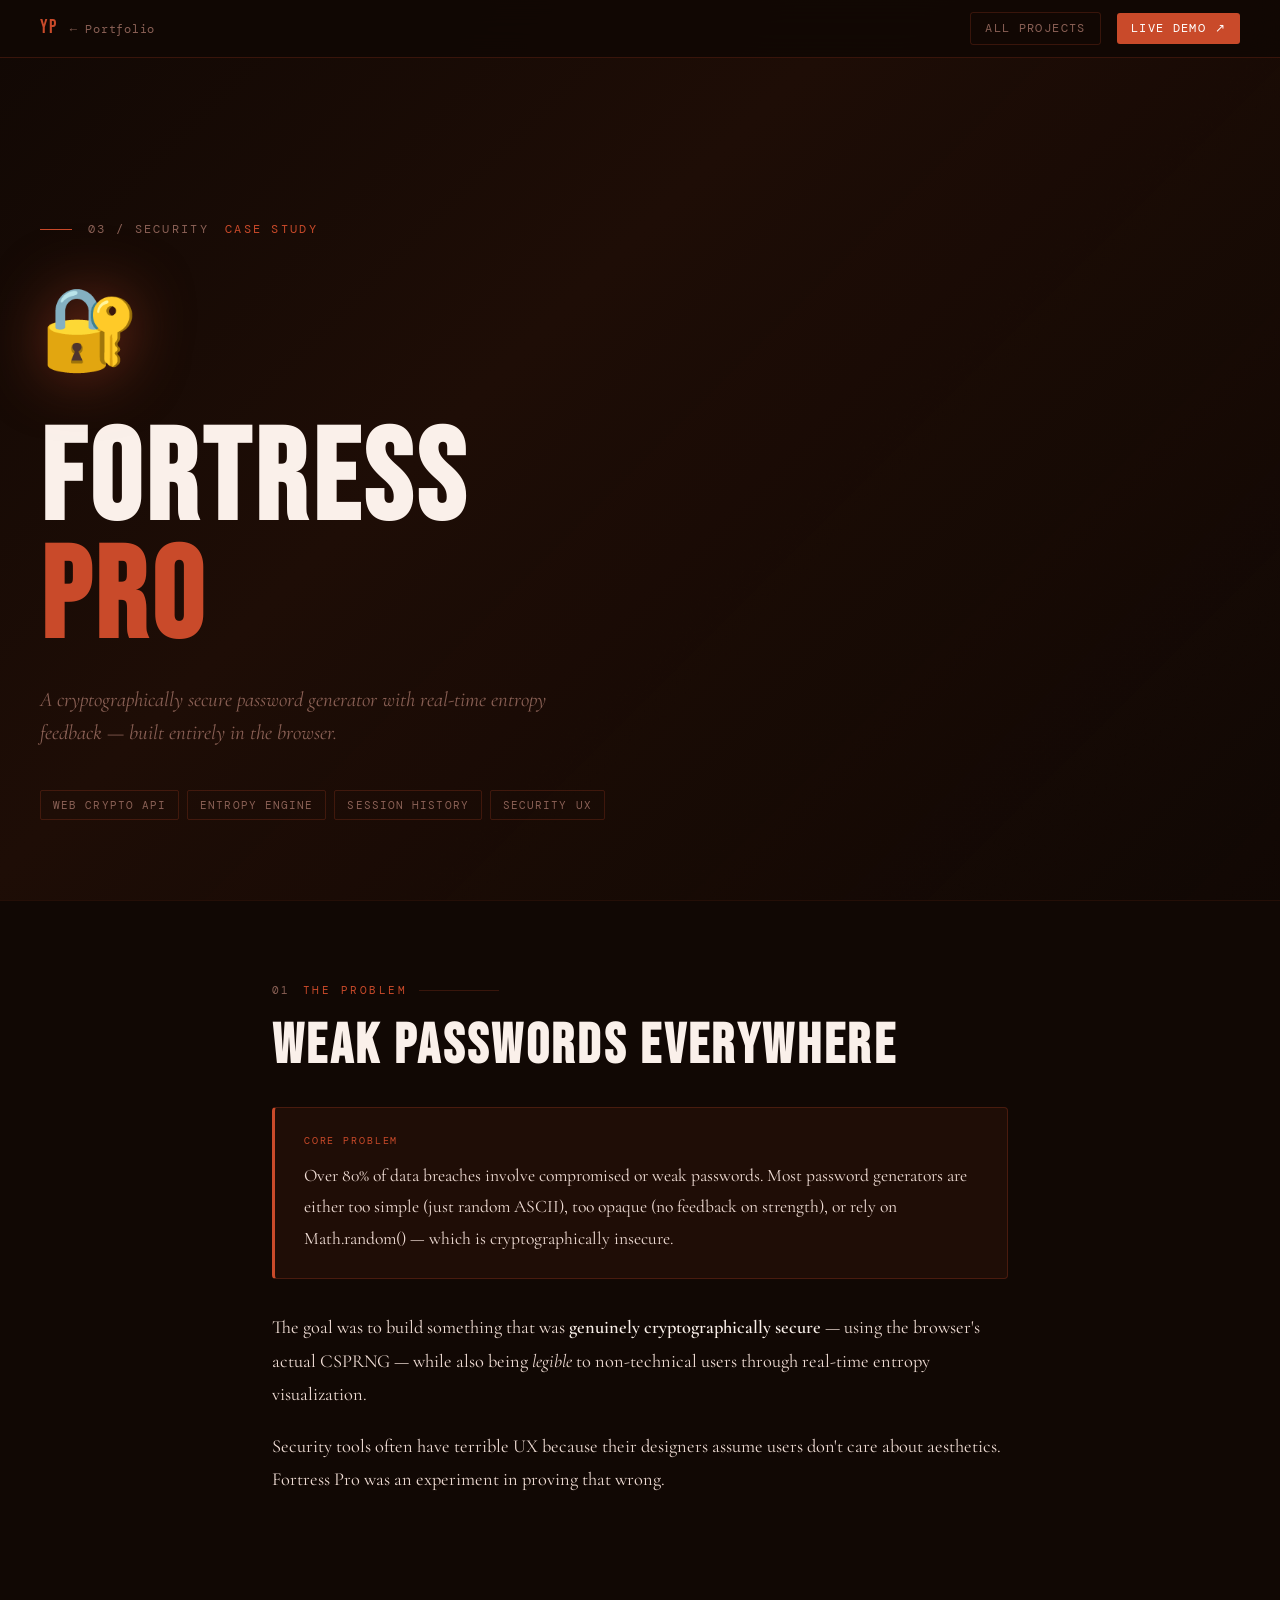
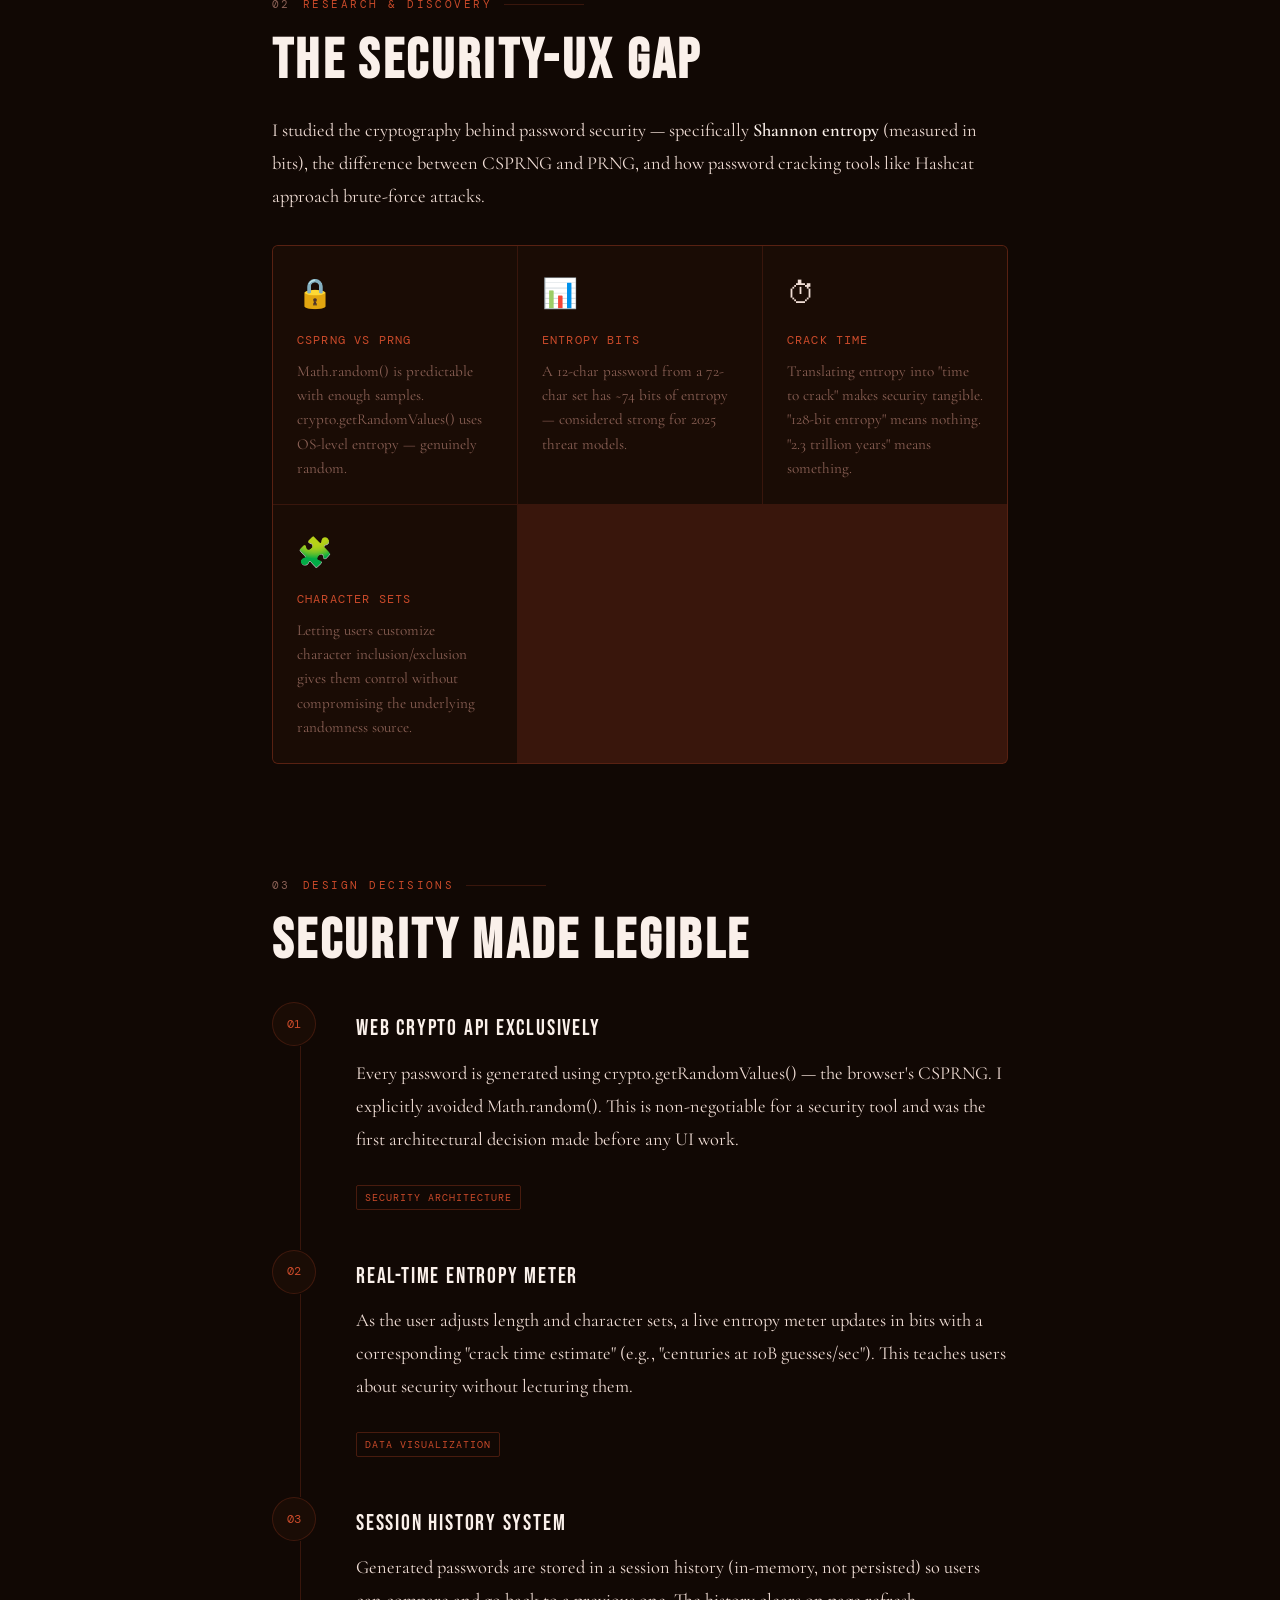
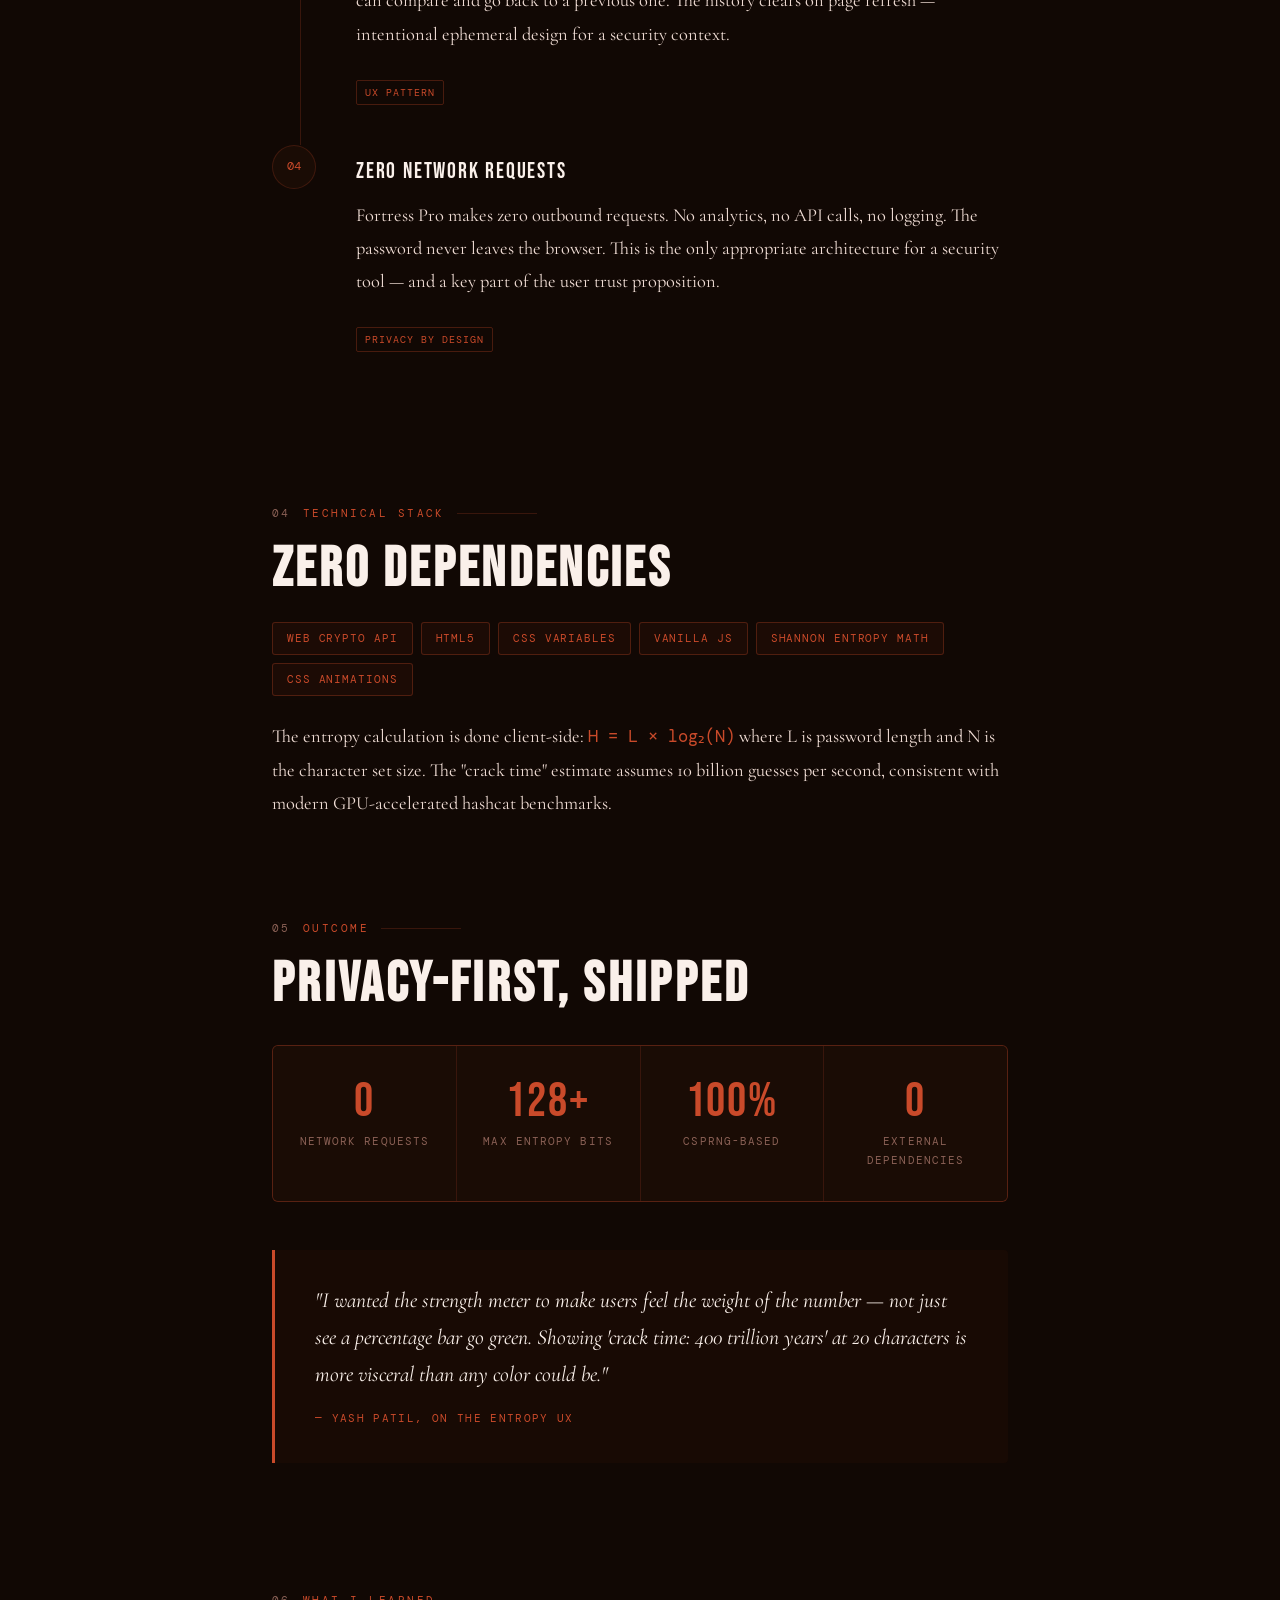
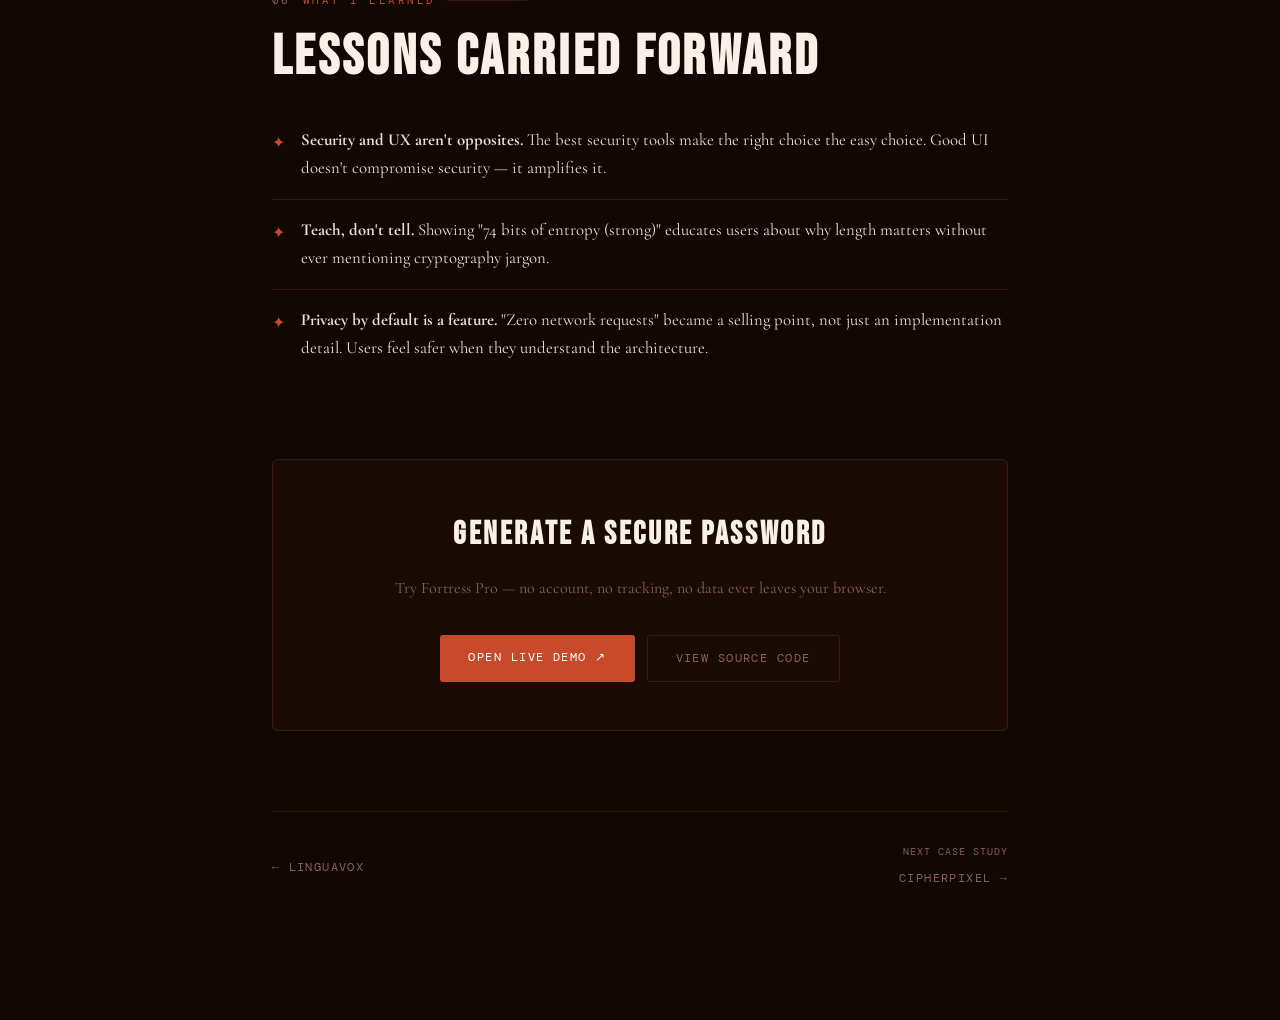
<file: case-studies/case-study-fortress-pro.html>
<!DOCTYPE html>
<html lang="en">
<head>
<meta charset="UTF-8">
<meta name="viewport" content="width=device-width, initial-scale=1.0">
<title>Fortress Pro — Case Study | Yash Patil</title>
<meta name="description" content="Case study: Fortress Pro — cryptographically secure password generator by Yash Patil.">
<meta property="og:type" content="article">
<meta property="og:title" content="Fortress Pro — Case Study | Yash Patil">
<meta property="og:description" content="Case study: Fortress Pro — cryptographically secure password generator by Yash Patil.">
<meta property="og:url" content="https://yashpatil3495.github.io/case-studies/case-study-fortress-pro.html">
<meta property="og:image" content="https://yashpatil3495.github.io/og-image.svg">
<meta name="twitter:card" content="summary_large_image">
<meta name="twitter:title" content="Fortress Pro — Case Study | Yash Patil">
<meta name="twitter:description" content="Case study: Fortress Pro — cryptographically secure password generator by Yash Patil.">
<link rel="preconnect" href="https://fonts.googleapis.com">
<link rel="preconnect" href="https://fonts.gstatic.com" crossorigin>
<link href="https://fonts.googleapis.com/css2?family=Cormorant+Garamond:ital,wght@0,300;0,400;0,600;1,300;1,400&family=DM+Mono:wght@300;400;500&family=Bebas+Neue&display=swap" rel="stylesheet">
<link rel="icon" type="image/svg+xml" href="data:image/svg+xml,<svg xmlns='http://www.w3.org/2000/svg' viewBox='0 0 100 100'><rect width='100' height='100' rx='18' fill='%230c0a06'/><text y='72' x='50' text-anchor='middle' font-size='58' font-family='serif' font-weight='bold' fill='%23e8a832'>Y</text></svg>">
<link rel="stylesheet" href="../css/case-study-fortress-pro.css">
</head>
<body>
<div id="read-progress"></div>
<nav>
  <a href="../index.html" class="nav-logo">YP<span>← Portfolio</span></a>
  <div class="nav-right">
    <a href="../index.html#work" class="nav-back">All Projects</a>
    <a href="https://yashpatil3495.github.io/Fortress-Pro/" target="_blank" rel="noopener" class="nav-live">Live Demo ↗</a>
  </div>
</nav>
<section class="cs-hero">
  <canvas class="hero-bg-canvas" id="hero-canvas"></canvas>
  <div class="hero-gradient"></div>
  <div class="hero-content">
    <div class="hero-meta"><span class="section-num">03 / SECURITY</span> Case Study</div>
    <span class="hero-emoji">🔐</span>
    <h1 class="hero-title">FORTRESS<br><span>PRO</span></h1>
    <p class="hero-subtitle">A cryptographically secure password generator with real-time entropy feedback — built entirely in the browser.</p>
    <div class="hero-tags">
      <span class="hero-tag">Web Crypto API</span><span class="hero-tag">Entropy Engine</span><span class="hero-tag">Session History</span><span class="hero-tag">Security UX</span>
    </div>
  </div>
</section>
<div class="divider"></div>
<main class="cs-content">
  <section class="cs-section" data-reveal>
    <div class="section-eyebrow"><span class="section-num">01</span> The Problem</div>
    <h2>WEAK PASSWORDS EVERYWHERE</h2>
    <div class="problem-block">
      <div class="block-label">Core Problem</div>
      <p>Over 80% of data breaches involve compromised or weak passwords. Most password generators are either too simple (just random ASCII), too opaque (no feedback on strength), or rely on Math.random() — which is cryptographically insecure.</p>
    </div>
    <p>The goal was to build something that was <strong>genuinely cryptographically secure</strong> — using the browser's actual CSPRNG — while also being <em>legible</em> to non-technical users through real-time entropy visualization.</p>
    <p>Security tools often have terrible UX because their designers assume users don't care about aesthetics. Fortress Pro was an experiment in proving that wrong.</p>
  </section>
  <section class="cs-section" data-reveal>
    <div class="section-eyebrow"><span class="section-num">02</span> Research & Discovery</div>
    <h2>THE SECURITY-UX GAP</h2>
    <p>I studied the cryptography behind password security — specifically <strong>Shannon entropy</strong> (measured in bits), the difference between CSPRNG and PRNG, and how password cracking tools like Hashcat approach brute-force attacks.</p>
    <div class="insight-grid">
      <div class="insight-card"><span class="insight-icon">🔒</span><div class="insight-title">CSPRNG vs PRNG</div><div class="insight-text">Math.random() is predictable with enough samples. crypto.getRandomValues() uses OS-level entropy — genuinely random.</div></div>
      <div class="insight-card"><span class="insight-icon">📊</span><div class="insight-title">Entropy Bits</div><div class="insight-text">A 12-char password from a 72-char set has ~74 bits of entropy — considered strong for 2025 threat models.</div></div>
      <div class="insight-card"><span class="insight-icon">⏱</span><div class="insight-title">Crack Time</div><div class="insight-text">Translating entropy into "time to crack" makes security tangible. "128-bit entropy" means nothing. "2.3 trillion years" means something.</div></div>
      <div class="insight-card"><span class="insight-icon">🧩</span><div class="insight-title">Character Sets</div><div class="insight-text">Letting users customize character inclusion/exclusion gives them control without compromising the underlying randomness source.</div></div>
    </div>
  </section>
  <section class="cs-section" data-reveal>
    <div class="section-eyebrow"><span class="section-num">03</span> Design Decisions</div>
    <h2>SECURITY MADE LEGIBLE</h2>
    <div class="decision-list">
      <div class="decision-item">
        <div class="decision-num">01</div>
        <div>
          <div class="decision-title">WEB CRYPTO API EXCLUSIVELY</div>
          <p class="decision-text">Every password is generated using crypto.getRandomValues() — the browser's CSPRNG. I explicitly avoided Math.random(). This is non-negotiable for a security tool and was the first architectural decision made before any UI work.</p>
          <span class="decision-tag">Security Architecture</span>
        </div>
      </div>
      <div class="decision-item">
        <div class="decision-num">02</div>
        <div>
          <div class="decision-title">REAL-TIME ENTROPY METER</div>
          <p class="decision-text">As the user adjusts length and character sets, a live entropy meter updates in bits with a corresponding "crack time estimate" (e.g., "centuries at 10B guesses/sec"). This teaches users about security without lecturing them.</p>
          <span class="decision-tag">Data Visualization</span>
        </div>
      </div>
      <div class="decision-item">
        <div class="decision-num">03</div>
        <div>
          <div class="decision-title">SESSION HISTORY SYSTEM</div>
          <p class="decision-text">Generated passwords are stored in a session history (in-memory, not persisted) so users can compare and go back to a previous one. The history clears on page refresh — intentional ephemeral design for a security context.</p>
          <span class="decision-tag">UX Pattern</span>
        </div>
      </div>
      <div class="decision-item">
        <div class="decision-num">04</div>
        <div>
          <div class="decision-title">ZERO NETWORK REQUESTS</div>
          <p class="decision-text">Fortress Pro makes zero outbound requests. No analytics, no API calls, no logging. The password never leaves the browser. This is the only appropriate architecture for a security tool — and a key part of the user trust proposition.</p>
          <span class="decision-tag">Privacy by Design</span>
        </div>
      </div>
    </div>
  </section>
  <section class="cs-section" data-reveal>
    <div class="section-eyebrow"><span class="section-num">04</span> Technical Stack</div>
    <h2>ZERO DEPENDENCIES</h2>
    <div class="tech-grid">
      <span class="tech-pill">Web Crypto API</span><span class="tech-pill">HTML5</span><span class="tech-pill">CSS Variables</span><span class="tech-pill">Vanilla JS</span><span class="tech-pill">Shannon Entropy Math</span><span class="tech-pill">CSS Animations</span>
    </div>
    <p>The entropy calculation is done client-side: <code style="font-family:var(--font-mono);color:var(--rust);font-size:0.9em;">H = L × log₂(N)</code> where L is password length and N is the character set size. The "crack time" estimate assumes 10 billion guesses per second, consistent with modern GPU-accelerated hashcat benchmarks.</p>
  </section>
  <section class="cs-section" data-reveal>
    <div class="section-eyebrow"><span class="section-num">05</span> Outcome</div>
    <h2>PRIVACY-FIRST, SHIPPED</h2>
    <div class="metrics-grid">
      <div class="metric-cell"><div class="metric-val">0</div><div class="metric-label">Network Requests</div></div>
      <div class="metric-cell"><div class="metric-val">128+</div><div class="metric-label">Max Entropy Bits</div></div>
      <div class="metric-cell"><div class="metric-val">100%</div><div class="metric-label">CSPRNG-Based</div></div>
      <div class="metric-cell"><div class="metric-val">0</div><div class="metric-label">External Dependencies</div></div>
    </div>
    <div class="cs-quote">
      <blockquote>"I wanted the strength meter to make users feel the weight of the number — not just see a percentage bar go green. Showing 'crack time: 400 trillion years' at 20 characters is more visceral than any color could be."</blockquote>
      <cite>— Yash Patil, on the entropy UX</cite>
    </div>
  </section>
  <section class="cs-section" data-reveal>
    <div class="section-eyebrow"><span class="section-num">06</span> What I Learned</div>
    <h2>LESSONS CARRIED FORWARD</h2>
    <div class="lesson-list">
      <div class="lesson-item"><span class="lesson-bullet">✦</span><span class="lesson-text"><strong>Security and UX aren't opposites.</strong> The best security tools make the right choice the easy choice. Good UI doesn't compromise security — it amplifies it.</span></div>
      <div class="lesson-item"><span class="lesson-bullet">✦</span><span class="lesson-text"><strong>Teach, don't tell.</strong> Showing "74 bits of entropy (strong)" educates users about why length matters without ever mentioning cryptography jargon.</span></div>
      <div class="lesson-item"><span class="lesson-bullet">✦</span><span class="lesson-text"><strong>Privacy by default is a feature.</strong> "Zero network requests" became a selling point, not just an implementation detail. Users feel safer when they understand the architecture.</span></div>
    </div>
  </section>
  <div class="cs-cta cs-section" data-reveal>
    <h3>GENERATE A SECURE PASSWORD</h3>
    <p>Try Fortress Pro — no account, no tracking, no data ever leaves your browser.</p>
    <div class="cta-buttons">
      <a href="https://yashpatil3495.github.io/Fortress-Pro/" target="_blank" rel="noopener" class="btn-cta primary">Open Live Demo ↗</a>
      <a href="https://github.com/yashpatil3495/Fortress-Pro" target="_blank" rel="noopener" class="btn-cta ghost">View Source Code</a>
    </div>
  </div>
  <div class="cs-nav cs-section" data-reveal>
    <a href="case-study-linguavox.html">← LinguaVox</a>
    <div class="cs-nav-next">
      <div style="font-family:var(--font-mono);font-size:0.62rem;color:var(--muted);text-transform:uppercase;letter-spacing:0.1em;margin-bottom:4px;">Next Case Study</div>
      <a href="case-study-cipherpixel.html">CipherPixel →</a>
    </div>
  </div>
</main>
<script src="../js/case-study-fortress-pro.js"></script>
</body>
</html>
</file>
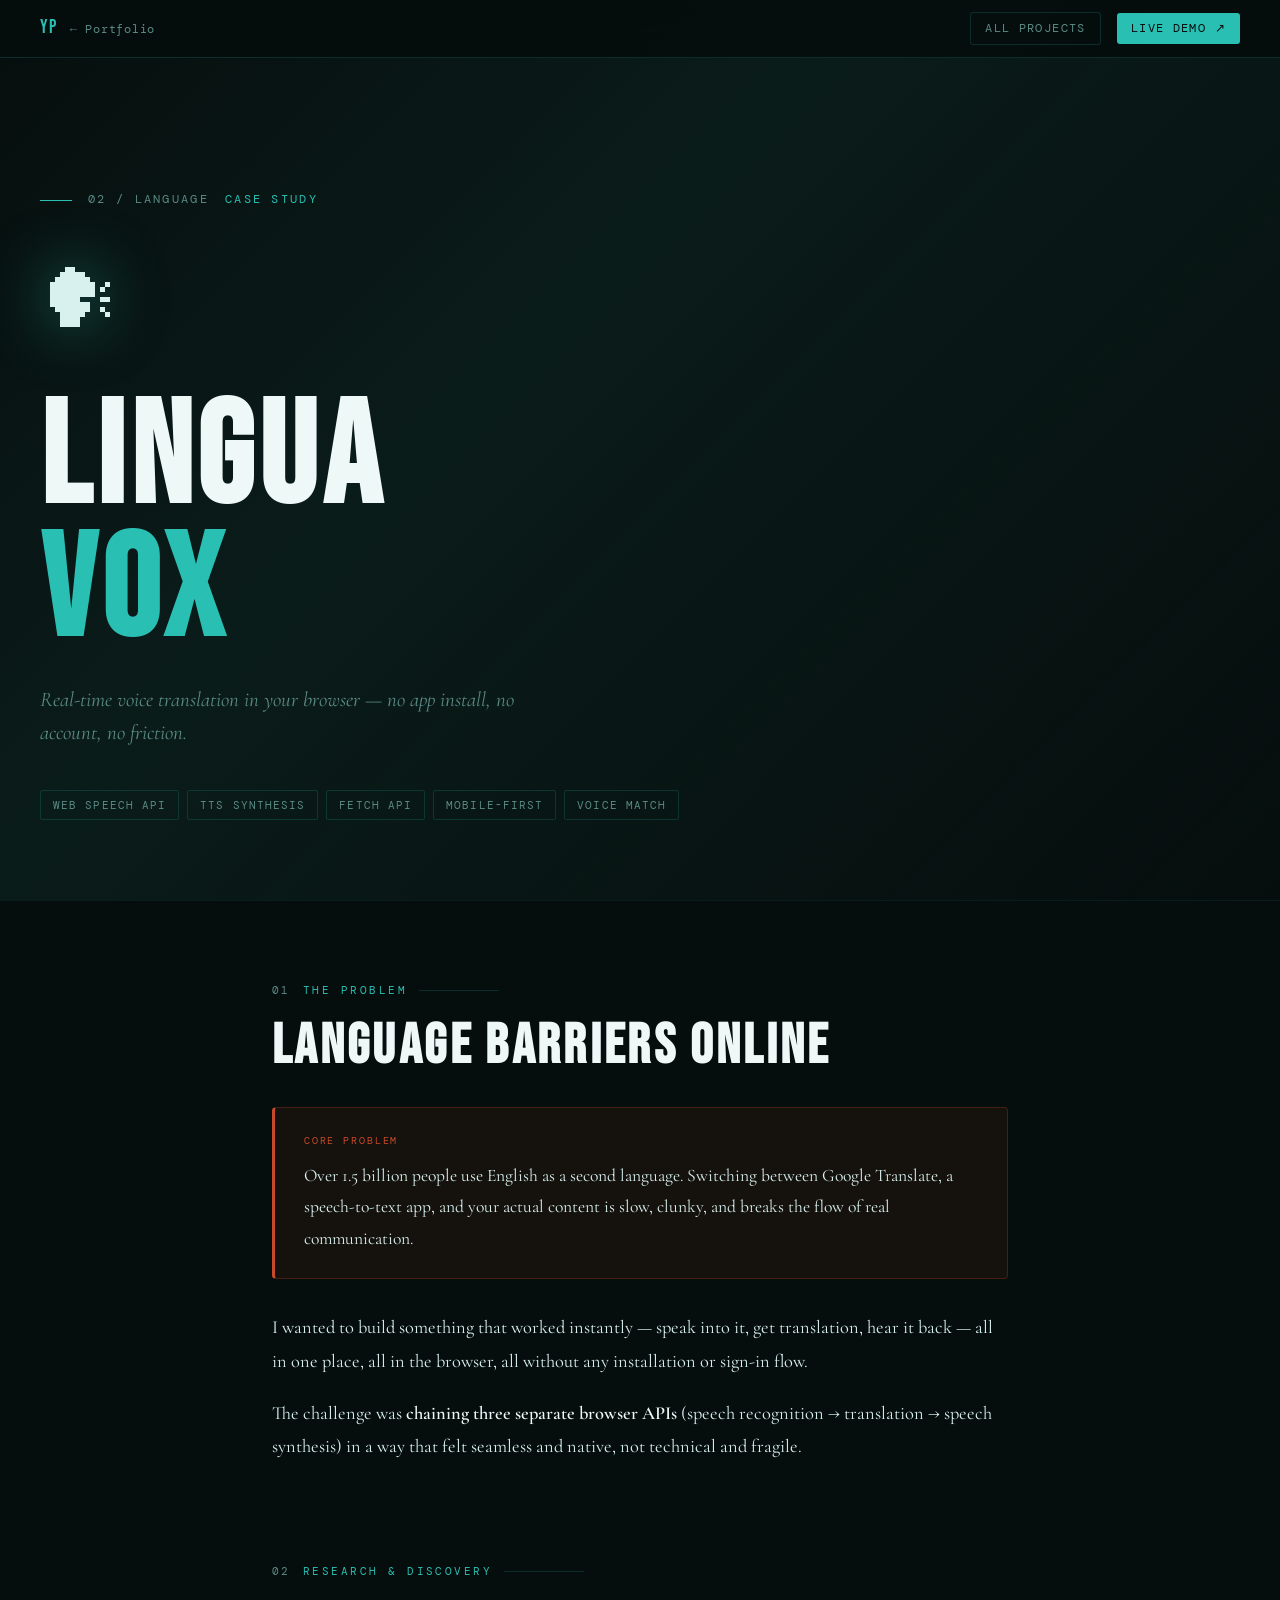
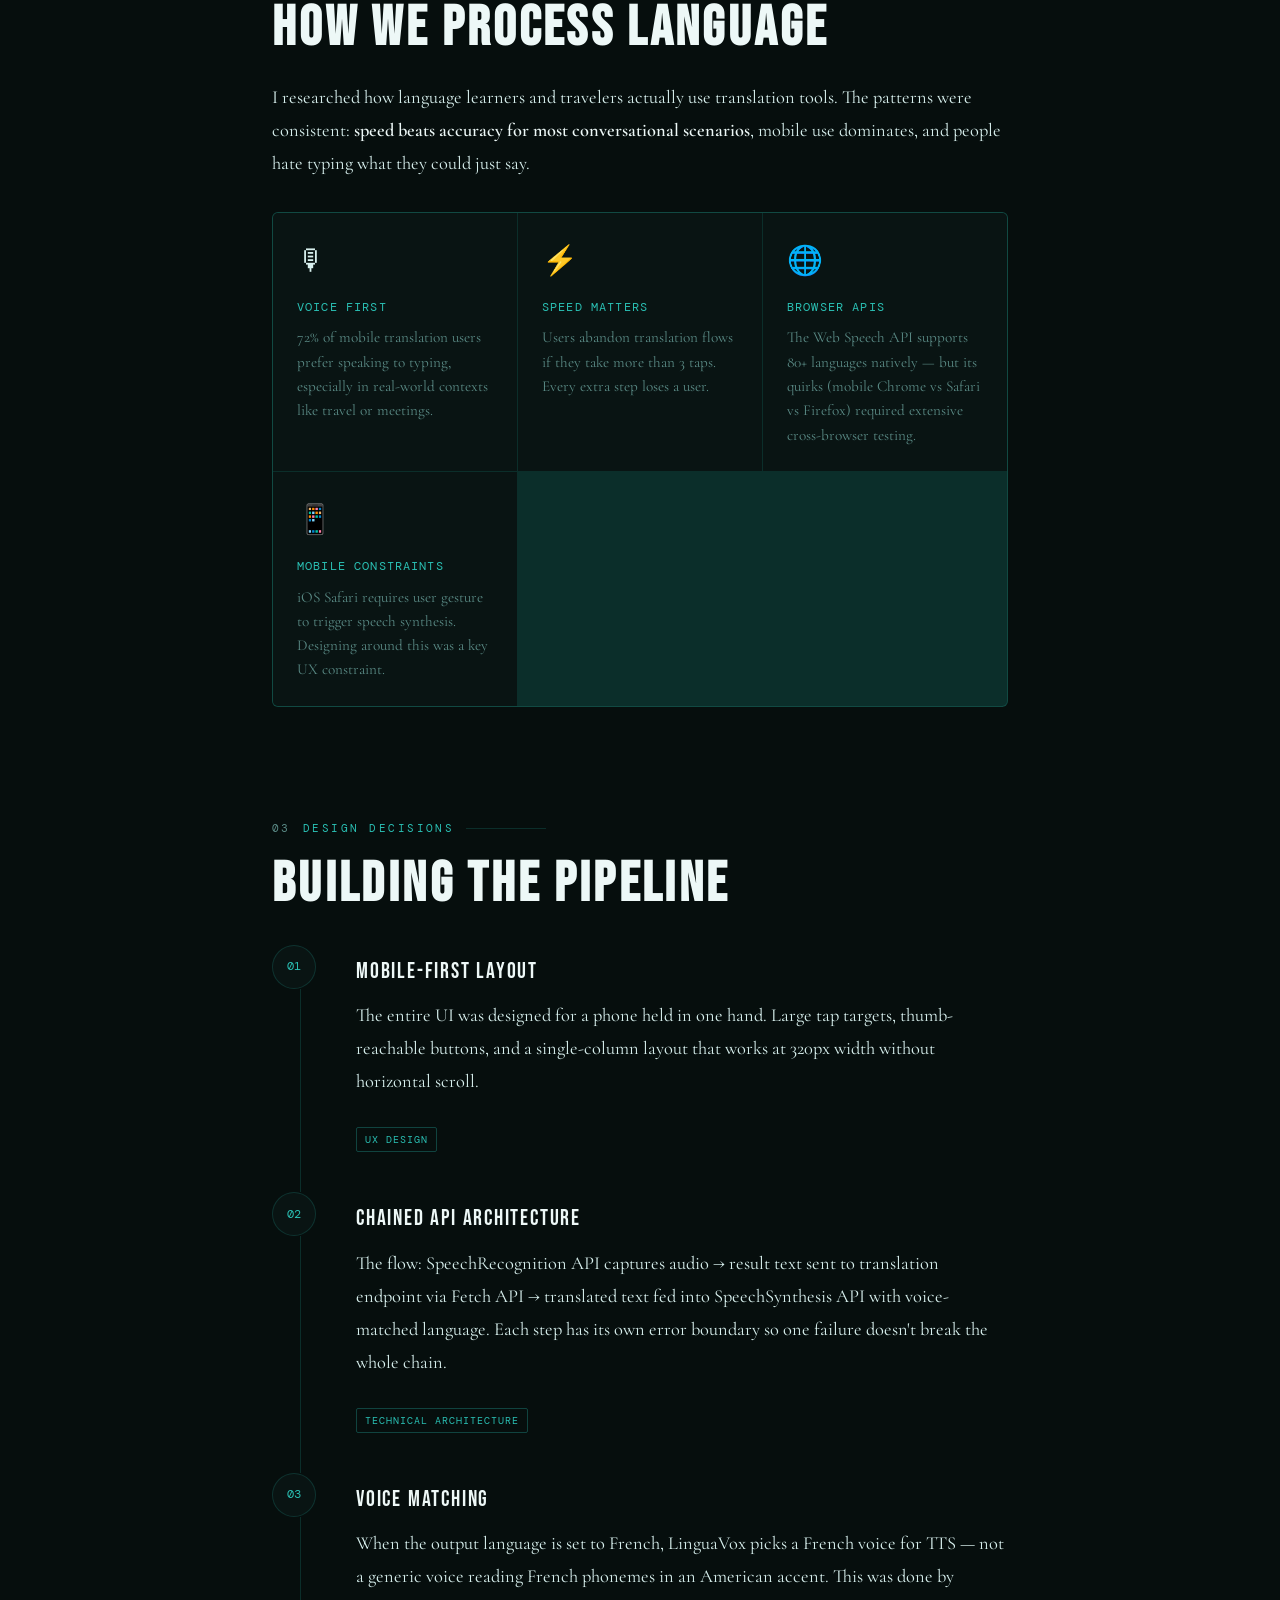
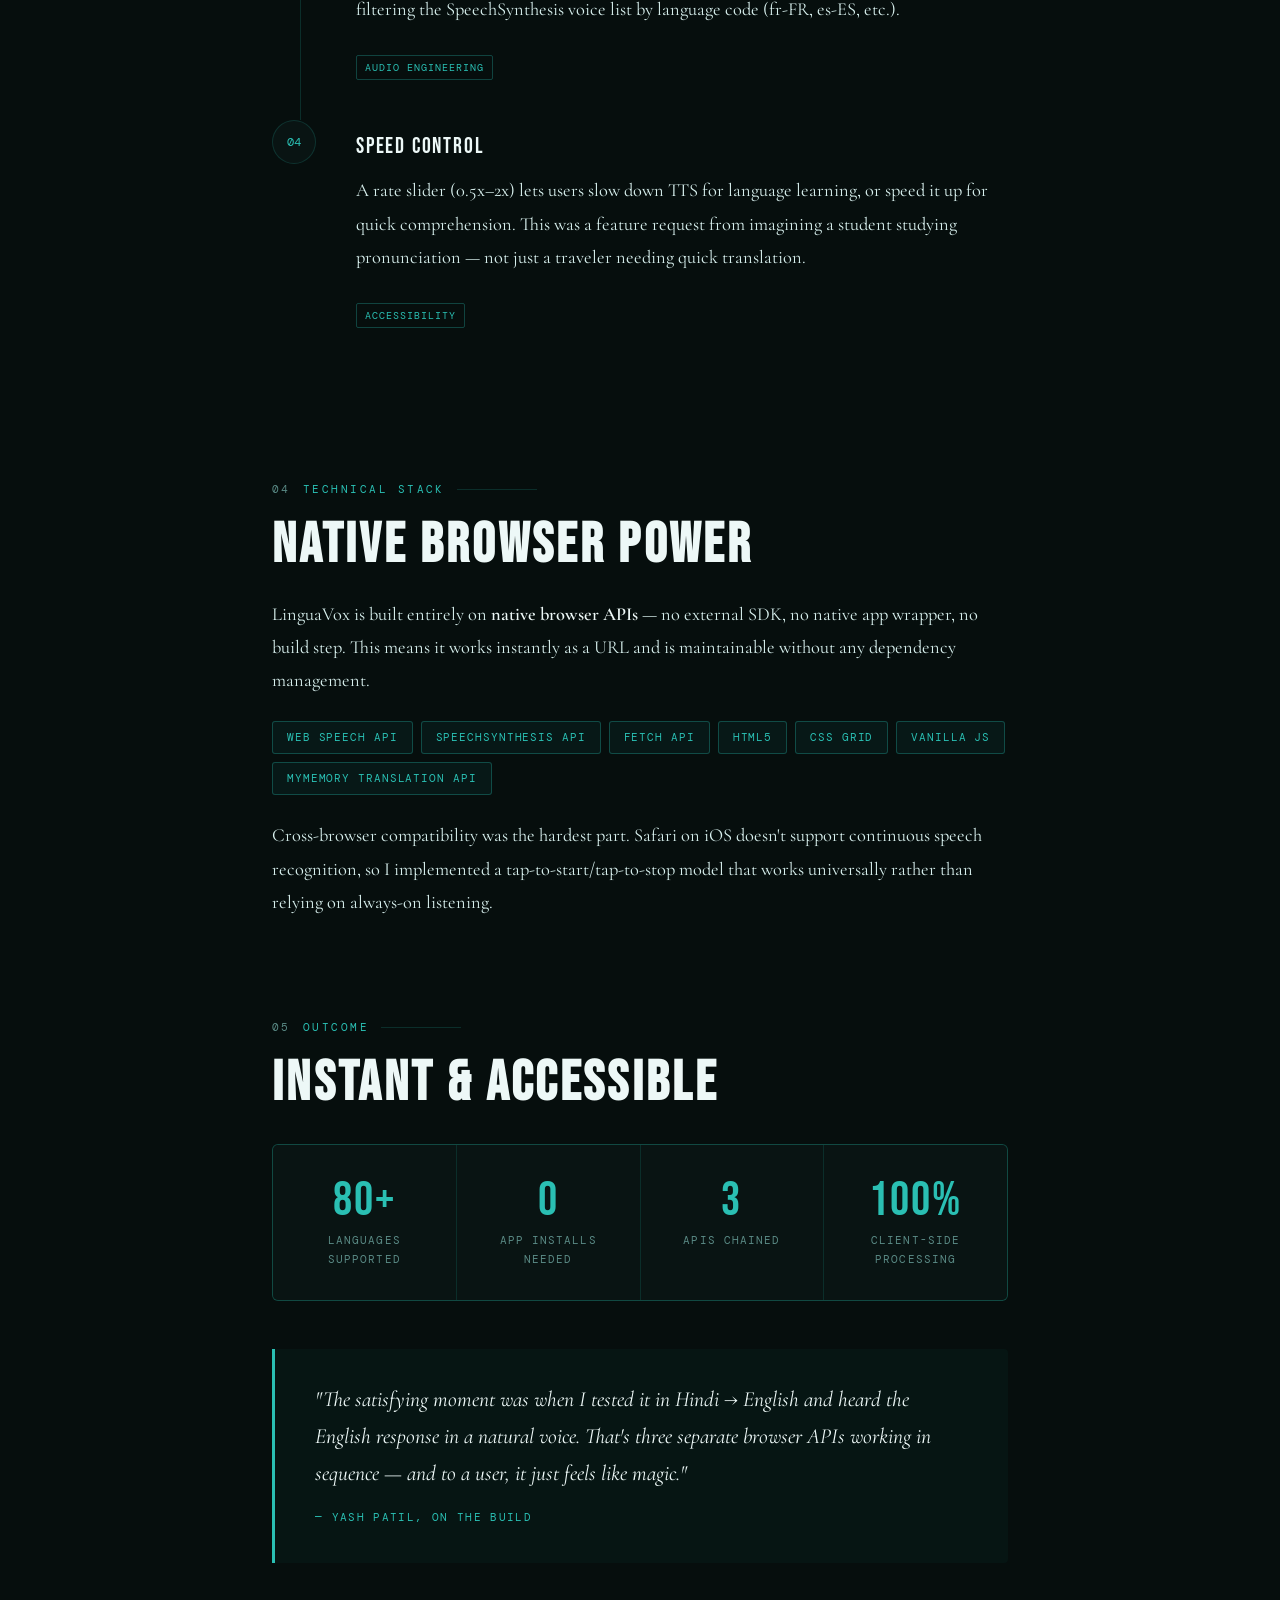
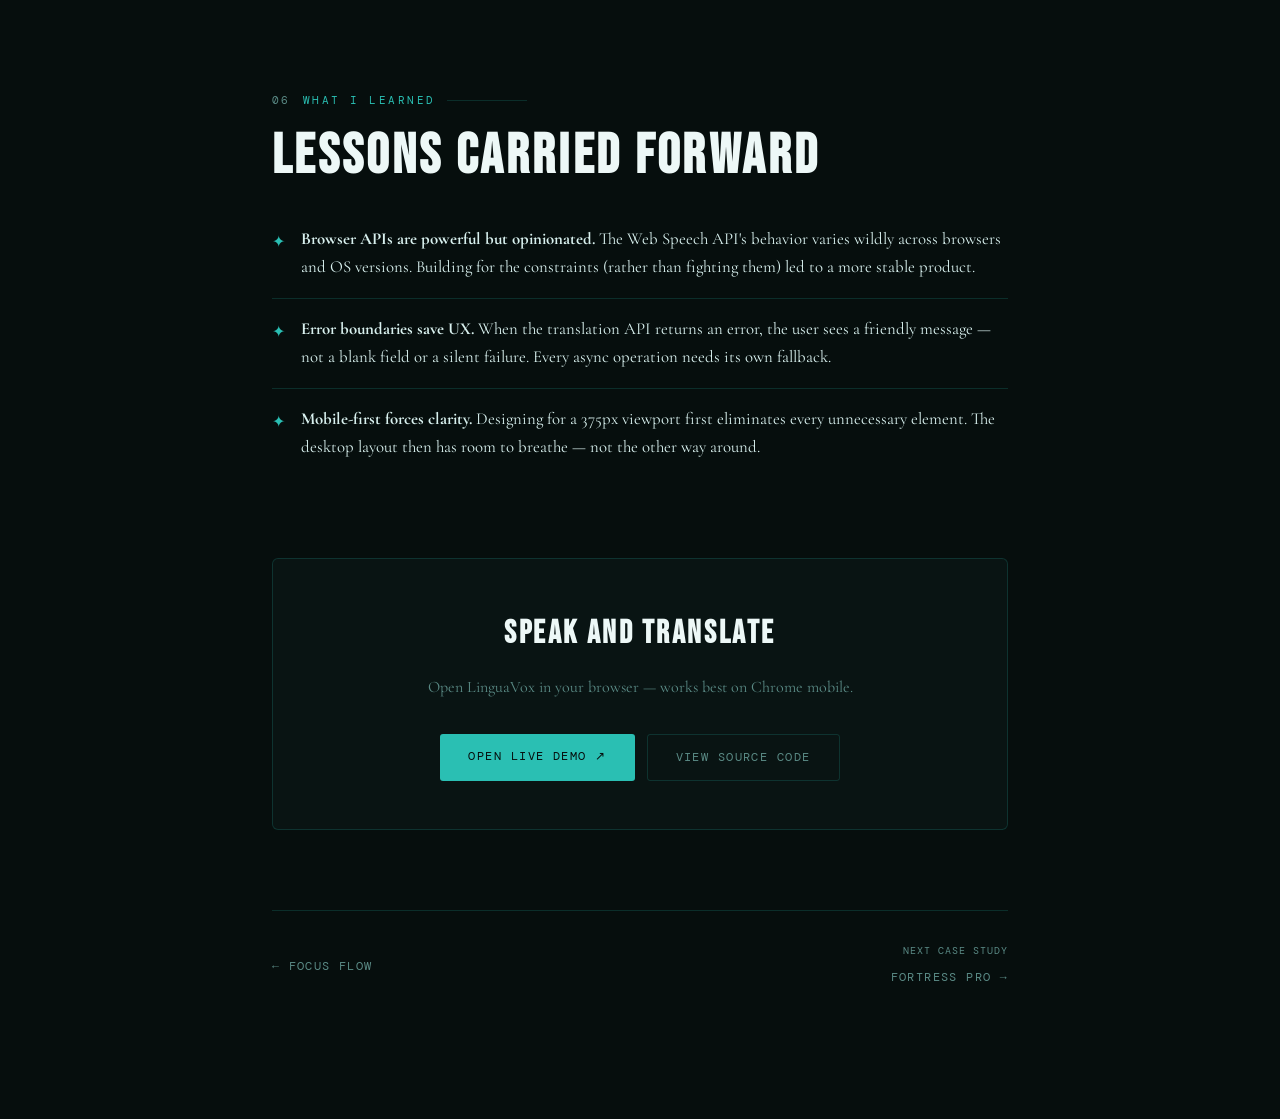
<file: case-studies/case-study-linguavox.html>
<!DOCTYPE html>
<html lang="en">
<head>
<meta charset="UTF-8">
<meta name="viewport" content="width=device-width, initial-scale=1.0">
<title>LinguaVox — Case Study | Yash Patil</title>
<meta name="description" content="Deep-dive case study of LinguaVox — a real-time voice translation web app by Yash Patil.">
<link rel="preconnect" href="https://fonts.googleapis.com">
<link rel="preconnect" href="https://fonts.gstatic.com" crossorigin>
<link href="https://fonts.googleapis.com/css2?family=Cormorant+Garamond:ital,wght@0,300;0,400;0,600;1,300;1,400&family=DM+Mono:wght@300;400;500&family=Bebas+Neue&display=swap" rel="stylesheet">
<link rel="icon" type="image/svg+xml" href="data:image/svg+xml,<svg xmlns='http://www.w3.org/2000/svg' viewBox='0 0 100 100'><rect width='100' height='100' rx='18' fill='%230c0a06'/><text y='72' x='50' text-anchor='middle' font-size='58' font-family='serif' font-weight='bold' fill='%23e8a832'>Y</text></svg>">
<link rel="stylesheet" href="../css/case-study-linguavox.css">
</head>
<body>
<div id="read-progress"></div>
<nav>
  <a href="../index.html" class="nav-logo">YP<span>← Portfolio</span></a>
  <div class="nav-right">
    <a href="../index.html#work" class="nav-back">All Projects</a>
    <a href="https://yashpatil3495.github.io/LinguaVox2/" target="_blank" rel="noopener" class="nav-live">Live Demo ↗</a>
  </div>
</nav>
<section class="cs-hero">
  <canvas class="hero-bg-canvas" id="hero-canvas"></canvas>
  <div class="hero-gradient"></div>
  <div class="hero-content">
    <div class="hero-meta"><span class="section-num">02 / LANGUAGE</span> Case Study</div>
    <span class="hero-emoji">🗣</span>
    <h1 class="hero-title">LINGUA<br><span>VOX</span></h1>
    <p class="hero-subtitle">Real-time voice translation in your browser — no app install, no account, no friction.</p>
    <div class="hero-tags">
      <span class="hero-tag">Web Speech API</span><span class="hero-tag">TTS Synthesis</span><span class="hero-tag">Fetch API</span><span class="hero-tag">Mobile-First</span><span class="hero-tag">Voice Match</span>
    </div>
  </div>
</section>
<div class="divider"></div>
<main class="cs-content">
  <section class="cs-section" data-reveal>
    <div class="section-eyebrow"><span class="section-num">01</span> The Problem</div>
    <h2>LANGUAGE BARRIERS ONLINE</h2>
    <div class="problem-block">
      <div class="block-label">Core Problem</div>
      <p>Over 1.5 billion people use English as a second language. Switching between Google Translate, a speech-to-text app, and your actual content is slow, clunky, and breaks the flow of real communication.</p>
    </div>
    <p>I wanted to build something that worked instantly — speak into it, get translation, hear it back — all in one place, all in the browser, all without any installation or sign-in flow.</p>
    <p>The challenge was <strong>chaining three separate browser APIs</strong> (speech recognition → translation → speech synthesis) in a way that felt seamless and native, not technical and fragile.</p>
  </section>
  <section class="cs-section" data-reveal>
    <div class="section-eyebrow"><span class="section-num">02</span> Research & Discovery</div>
    <h2>HOW WE PROCESS LANGUAGE</h2>
    <p>I researched how language learners and travelers actually use translation tools. The patterns were consistent: <strong>speed beats accuracy for most conversational scenarios</strong>, mobile use dominates, and people hate typing what they could just say.</p>
    <div class="insight-grid">
      <div class="insight-card"><span class="insight-icon">🎙</span><div class="insight-title">Voice First</div><div class="insight-text">72% of mobile translation users prefer speaking to typing, especially in real-world contexts like travel or meetings.</div></div>
      <div class="insight-card"><span class="insight-icon">⚡</span><div class="insight-title">Speed Matters</div><div class="insight-text">Users abandon translation flows if they take more than 3 taps. Every extra step loses a user.</div></div>
      <div class="insight-card"><span class="insight-icon">🌐</span><div class="insight-title">Browser APIs</div><div class="insight-text">The Web Speech API supports 80+ languages natively — but its quirks (mobile Chrome vs Safari vs Firefox) required extensive cross-browser testing.</div></div>
      <div class="insight-card"><span class="insight-icon">📱</span><div class="insight-title">Mobile Constraints</div><div class="insight-text">iOS Safari requires user gesture to trigger speech synthesis. Designing around this was a key UX constraint.</div></div>
    </div>
  </section>
  <section class="cs-section" data-reveal>
    <div class="section-eyebrow"><span class="section-num">03</span> Design Decisions</div>
    <h2>BUILDING THE PIPELINE</h2>
    <div class="decision-list">
      <div class="decision-item">
        <div class="decision-num">01</div>
        <div>
          <div class="decision-title">MOBILE-FIRST LAYOUT</div>
          <p class="decision-text">The entire UI was designed for a phone held in one hand. Large tap targets, thumb-reachable buttons, and a single-column layout that works at 320px width without horizontal scroll.</p>
          <span class="decision-tag">UX Design</span>
        </div>
      </div>
      <div class="decision-item">
        <div class="decision-num">02</div>
        <div>
          <div class="decision-title">CHAINED API ARCHITECTURE</div>
          <p class="decision-text">The flow: SpeechRecognition API captures audio → result text sent to translation endpoint via Fetch API → translated text fed into SpeechSynthesis API with voice-matched language. Each step has its own error boundary so one failure doesn't break the whole chain.</p>
          <span class="decision-tag">Technical Architecture</span>
        </div>
      </div>
      <div class="decision-item">
        <div class="decision-num">03</div>
        <div>
          <div class="decision-title">VOICE MATCHING</div>
          <p class="decision-text">When the output language is set to French, LinguaVox picks a French voice for TTS — not a generic voice reading French phonemes in an American accent. This was done by filtering the SpeechSynthesis voice list by language code (fr-FR, es-ES, etc.).</p>
          <span class="decision-tag">Audio Engineering</span>
        </div>
      </div>
      <div class="decision-item">
        <div class="decision-num">04</div>
        <div>
          <div class="decision-title">SPEED CONTROL</div>
          <p class="decision-text">A rate slider (0.5x–2x) lets users slow down TTS for language learning, or speed it up for quick comprehension. This was a feature request from imagining a student studying pronunciation — not just a traveler needing quick translation.</p>
          <span class="decision-tag">Accessibility</span>
        </div>
      </div>
    </div>
  </section>
  <section class="cs-section" data-reveal>
    <div class="section-eyebrow"><span class="section-num">04</span> Technical Stack</div>
    <h2>NATIVE BROWSER POWER</h2>
    <p>LinguaVox is built entirely on <strong>native browser APIs</strong> — no external SDK, no native app wrapper, no build step. This means it works instantly as a URL and is maintainable without any dependency management.</p>
    <div class="tech-grid">
      <span class="tech-pill">Web Speech API</span><span class="tech-pill">SpeechSynthesis API</span><span class="tech-pill">Fetch API</span><span class="tech-pill">HTML5</span><span class="tech-pill">CSS Grid</span><span class="tech-pill">Vanilla JS</span><span class="tech-pill">MyMemory Translation API</span>
    </div>
    <p>Cross-browser compatibility was the hardest part. Safari on iOS doesn't support continuous speech recognition, so I implemented a tap-to-start/tap-to-stop model that works universally rather than relying on always-on listening.</p>
  </section>
  <section class="cs-section" data-reveal>
    <div class="section-eyebrow"><span class="section-num">05</span> Outcome</div>
    <h2>INSTANT & ACCESSIBLE</h2>
    <div class="metrics-grid">
      <div class="metric-cell"><div class="metric-val">80+</div><div class="metric-label">Languages Supported</div></div>
      <div class="metric-cell"><div class="metric-val">0</div><div class="metric-label">App Installs Needed</div></div>
      <div class="metric-cell"><div class="metric-val">3</div><div class="metric-label">APIs Chained</div></div>
      <div class="metric-cell"><div class="metric-val">100%</div><div class="metric-label">Client-Side Processing</div></div>
    </div>
    <div class="cs-quote">
      <blockquote>"The satisfying moment was when I tested it in Hindi → English and heard the English response in a natural voice. That's three separate browser APIs working in sequence — and to a user, it just feels like magic."</blockquote>
      <cite>— Yash Patil, on the build</cite>
    </div>
  </section>
  <section class="cs-section" data-reveal>
    <div class="section-eyebrow"><span class="section-num">06</span> What I Learned</div>
    <h2>LESSONS CARRIED FORWARD</h2>
    <div class="lesson-list">
      <div class="lesson-item"><span class="lesson-bullet">✦</span><span class="lesson-text"><strong>Browser APIs are powerful but opinionated.</strong> The Web Speech API's behavior varies wildly across browsers and OS versions. Building for the constraints (rather than fighting them) led to a more stable product.</span></div>
      <div class="lesson-item"><span class="lesson-bullet">✦</span><span class="lesson-text"><strong>Error boundaries save UX.</strong> When the translation API returns an error, the user sees a friendly message — not a blank field or a silent failure. Every async operation needs its own fallback.</span></div>
      <div class="lesson-item"><span class="lesson-bullet">✦</span><span class="lesson-text"><strong>Mobile-first forces clarity.</strong> Designing for a 375px viewport first eliminates every unnecessary element. The desktop layout then has room to breathe — not the other way around.</span></div>
    </div>
  </section>
  <div class="cs-cta cs-section" data-reveal>
    <h3>SPEAK AND TRANSLATE</h3>
    <p>Open LinguaVox in your browser — works best on Chrome mobile.</p>
    <div class="cta-buttons">
      <a href="https://yashpatil3495.github.io/LinguaVox2/" target="_blank" rel="noopener" class="btn-cta primary">Open Live Demo ↗</a>
      <a href="https://github.com/yashpatil3495/my-portfolio2" target="_blank" rel="noopener" class="btn-cta ghost">View Source Code</a>
    </div>
  </div>
  <div class="cs-nav cs-section" data-reveal>
    <a href="case-study-focus-flow.html">← Focus Flow</a>
    <div class="cs-nav-next">
      <div style="font-family:var(--font-mono);font-size:0.62rem;color:var(--muted);text-transform:uppercase;letter-spacing:0.1em;margin-bottom:4px;">Next Case Study</div>
      <a href="case-study-fortress-pro.html">Fortress Pro →</a>
    </div>
  </div>
</main>
<script src="../js/case-study-linguavox.js"></script>
</body>
</html>
</file>
<file: css/case-study-cipherpixel.css>
:root{--bg:#060a0e;--surface:#09101a;--card:#0d1624;--amber:#e8a832;--amber-dim:#c4892a;--teal:#2abfb3;--blue:#3a7de8;--blue-dim:#2d63c4;--rust:#c94a2a;--text:#d0dcf0;--text-strong:#eaf0fa;--muted:#5a6e8a;--border:rgba(58,125,232,0.2);--glow:rgba(58,125,232,0.2);--font-serif:'Cormorant Garamond',Georgia,serif;--font-mono:'DM Mono',monospace;--font-display:'Bebas Neue',sans-serif;}
*,*::before,*::after{margin:0;padding:0;box-sizing:border-box;}html{scroll-behavior:smooth;}
body{background:var(--bg);color:var(--text);font-family:var(--font-serif);overflow-x:hidden;line-height:1.7;}
body::before{content:'';position:fixed;inset:0;background-image:url("data:image/svg+xml,%3Csvg viewBox='0 0 512 512' xmlns='http://www.w3.org/2000/svg'%3E%3Cfilter id='noise'%3E%3CfeTurbulence type='fractalNoise' baseFrequency='0.75' numOctaves='4' stitchTiles='stitch'/%3E%3C/filter%3E%3Crect width='100%25' height='100%25' filter='url(%23noise)' opacity='0.04'/%3E%3C/svg%3E");pointer-events:none;z-index:0;opacity:0.5;}
nav{position:fixed;top:0;left:0;right:0;z-index:100;display:flex;align-items:center;justify-content:space-between;padding:0 2.5rem;height:58px;background:rgba(6,10,14,0.92);border-bottom:1px solid var(--border);backdrop-filter:blur(16px);}
.nav-logo{font-family:var(--font-display);font-size:1.2rem;letter-spacing:0.1em;color:var(--blue);text-decoration:none;}
.nav-logo span{color:var(--muted);font-size:0.75rem;font-family:var(--font-mono);letter-spacing:0.06em;margin-left:12px;}
.nav-right{display:flex;align-items:center;gap:16px;}
.nav-back{font-family:var(--font-mono);font-size:0.72rem;letter-spacing:0.12em;text-transform:uppercase;color:var(--muted);text-decoration:none;border:1px solid var(--border);border-radius:3px;padding:6px 14px;transition:all 0.2s;}
.nav-back:hover{color:var(--blue);border-color:var(--blue);}
.nav-live{font-family:var(--font-mono);font-size:0.72rem;letter-spacing:0.12em;text-transform:uppercase;background:var(--blue);color:#fff;text-decoration:none;border-radius:3px;padding:6px 14px;transition:all 0.2s;}
.nav-live:hover{background:var(--blue-dim);}
#read-progress{position:fixed;top:58px;left:0;height:2px;width:0%;background:linear-gradient(90deg,var(--blue),var(--teal));z-index:200;transition:width 0.1s linear;box-shadow:0 0 8px var(--blue);}
.cs-hero{min-height:100vh;display:flex;align-items:flex-end;padding:120px 2.5rem 80px;position:relative;overflow:hidden;}
.hero-bg-canvas{position:absolute;inset:0;z-index:0;}
.hero-gradient{position:absolute;inset:0;z-index:1;background:linear-gradient(135deg,#060a0e 0%,#0a1020 40%,rgba(6,10,14,0.7) 100%);}
.hero-content{position:relative;z-index:2;max-width:900px;}
.hero-meta{font-family:var(--font-mono);font-size:0.72rem;letter-spacing:0.2em;color:var(--blue);text-transform:uppercase;margin-bottom:1.5rem;display:flex;align-items:center;gap:16px;}
.hero-meta::before{content:'';width:32px;height:1px;background:var(--blue);}
.hero-emoji{font-size:5rem;margin-bottom:1.5rem;display:block;filter:drop-shadow(0 0 30px rgba(58,125,232,0.5));}
.hero-title{font-family:var(--font-display);font-size:clamp(3rem,10vw,8rem);line-height:0.92;letter-spacing:0.04em;color:var(--text-strong);margin-bottom:1.5rem;}
.hero-title span{color:var(--blue);}
.hero-subtitle{font-size:1.3rem;font-style:italic;color:var(--muted);max-width:540px;line-height:1.6;margin-bottom:2.5rem;}
.hero-tags{display:flex;flex-wrap:wrap;gap:8px;}
.hero-tag{font-family:var(--font-mono);font-size:0.68rem;letter-spacing:0.1em;color:var(--muted);border:1px solid var(--border);border-radius:2px;padding:5px 12px;text-transform:uppercase;}
.cs-content{max-width:800px;margin:0 auto;padding:0 2rem 8rem;position:relative;z-index:1;}
.cs-section{padding:5rem 0 0;opacity:0;transform:translateY(32px);transition:opacity 0.7s ease,transform 0.7s ease;}
.cs-section.visible{opacity:1;transform:none;}
.section-eyebrow{font-family:var(--font-mono);font-size:0.7rem;letter-spacing:0.22em;color:var(--blue);text-transform:uppercase;display:flex;align-items:center;gap:12px;margin-bottom:1.2rem;}
.section-eyebrow::after{content:'';flex:1;height:1px;background:var(--border);max-width:80px;}
.section-num{color:var(--muted);}
.cs-section h2{font-family:var(--font-display);font-size:clamp(2rem,5vw,3.5rem);letter-spacing:0.06em;color:var(--text-strong);margin-bottom:1.5rem;line-height:1;}
.cs-section p{font-size:1.15rem;color:var(--text);line-height:1.8;margin-bottom:1.2rem;}
.cs-section p strong{color:var(--text-strong);font-weight:600;}
.problem-block{background:rgba(58,125,232,0.06);border:1px solid rgba(58,125,232,0.2);border-left:3px solid var(--blue);border-radius:4px;padding:1.5rem 1.8rem;margin:2rem 0;}
.problem-block .block-label{font-family:var(--font-mono);font-size:0.65rem;letter-spacing:0.18em;color:var(--blue);text-transform:uppercase;margin-bottom:0.6rem;}
.problem-block p{font-size:1.1rem;color:var(--text);margin:0;}
.insight-grid{display:grid;grid-template-columns:repeat(auto-fit,minmax(220px,1fr));gap:1px;background:var(--border);border:1px solid var(--border);border-radius:6px;overflow:hidden;margin:2rem 0;}
.insight-card{background:var(--surface);padding:1.5rem;transition:background 0.2s;}
.insight-card:hover{background:var(--card);}
.insight-icon{font-size:1.8rem;margin-bottom:0.75rem;display:block;}
.insight-title{font-family:var(--font-mono);font-size:0.72rem;letter-spacing:0.1em;color:var(--blue);text-transform:uppercase;margin-bottom:0.5rem;}
.insight-text{font-size:0.95rem;color:var(--muted);line-height:1.6;}
.decision-list{margin:2rem 0;}
.decision-item{display:grid;grid-template-columns:60px 1fr;gap:1.5rem;padding-bottom:2.5rem;position:relative;}
.decision-item:not(:last-child)::before{content:'';position:absolute;left:28px;top:44px;bottom:0;width:1px;background:var(--border);}
.decision-num{width:44px;height:44px;border-radius:50%;border:1px solid var(--border);background:var(--surface);display:flex;align-items:center;justify-content:center;font-family:var(--font-mono);font-size:0.72rem;color:var(--blue);flex-shrink:0;transition:all 0.3s;}
.decision-item:hover .decision-num{border-color:var(--blue);box-shadow:0 0 16px var(--glow);}
.decision-title{font-family:var(--font-display);font-size:1.4rem;letter-spacing:0.08em;color:var(--text-strong);margin-bottom:0.5rem;padding-top:8px;}
.decision-text{font-size:1rem;color:var(--muted);line-height:1.7;}
.decision-tag{display:inline-block;margin-top:0.6rem;font-family:var(--font-mono);font-size:0.63rem;letter-spacing:0.1em;color:var(--blue);border:1px solid rgba(58,125,232,0.3);border-radius:2px;padding:3px 8px;text-transform:uppercase;}
.metrics-grid{display:grid;grid-template-columns:repeat(auto-fit,minmax(160px,1fr));gap:1px;background:var(--border);border:1px solid var(--border);border-radius:6px;overflow:hidden;margin:2rem 0;}
.metric-cell{background:var(--surface);padding:2rem 1.2rem;text-align:center;transition:background 0.2s;}
.metric-cell:hover{background:var(--card);}
.metric-val{font-family:var(--font-display);font-size:3rem;letter-spacing:0.04em;color:var(--blue);line-height:1;margin-bottom:6px;}
.metric-label{font-family:var(--font-mono);font-size:0.68rem;letter-spacing:0.1em;color:var(--muted);text-transform:uppercase;}
.cs-quote{margin:3rem 0;padding:2rem 2.5rem;border-left:3px solid var(--blue);background:rgba(58,125,232,0.04);border-radius:0 4px 4px 0;}
.cs-quote blockquote{font-size:1.35rem;font-style:italic;color:var(--text-strong);line-height:1.7;margin-bottom:0.75rem;}
.cs-quote cite{font-family:var(--font-mono);font-size:0.7rem;letter-spacing:0.12em;color:var(--blue);text-transform:uppercase;font-style:normal;}
.tech-grid{display:flex;flex-wrap:wrap;gap:8px;margin:1.5rem 0;}
.tech-pill{font-family:var(--font-mono);font-size:0.7rem;letter-spacing:0.08em;color:var(--blue);border:1px solid rgba(58,125,232,0.3);border-radius:3px;padding:6px 14px;text-transform:uppercase;background:rgba(58,125,232,0.06);transition:all 0.2s;}
.tech-pill:hover{background:rgba(58,125,232,0.12);border-color:var(--blue);}
.lesson-list{margin:1.5rem 0;}
.lesson-item{display:flex;gap:1rem;padding:1rem 0;border-bottom:1px solid var(--border);}
.lesson-item:last-child{border-bottom:none;}
.lesson-bullet{color:var(--blue);flex-shrink:0;margin-top:4px;}
.lesson-text{font-size:1.05rem;color:var(--text);line-height:1.7;}
.cs-cta{margin-top:5rem;padding:3rem;border:1px solid var(--border);border-radius:6px;background:var(--surface);text-align:center;}
.cs-cta h3{font-family:var(--font-display);font-size:2rem;letter-spacing:0.08em;color:var(--text-strong);margin-bottom:0.75rem;}
.cs-cta p{color:var(--muted);font-size:1rem;margin-bottom:2rem;}
.cta-buttons{display:flex;gap:12px;justify-content:center;flex-wrap:wrap;}
.btn-cta{font-family:var(--font-mono);font-size:0.75rem;letter-spacing:0.12em;text-transform:uppercase;padding:12px 28px;border-radius:3px;text-decoration:none;transition:all 0.2s;}
.btn-cta.primary{background:var(--blue);color:#fff;}
.btn-cta.primary:hover{background:var(--blue-dim);}
.btn-cta.ghost{border:1px solid var(--border);color:var(--muted);}
.btn-cta.ghost:hover{border-color:var(--blue);color:var(--blue);}
.cs-nav{display:flex;justify-content:space-between;align-items:center;margin-top:5rem;padding-top:2rem;border-top:1px solid var(--border);}
.cs-nav a{font-family:var(--font-mono);font-size:0.72rem;letter-spacing:0.12em;color:var(--muted);text-decoration:none;text-transform:uppercase;transition:color 0.2s;}
.cs-nav a:hover{color:var(--blue);}
.divider{height:1px;background:var(--border);opacity:0.5;}
@media(max-width:640px){.cs-hero{padding:100px 1.5rem 60px;}.cs-content{padding:0 1.5rem 6rem;}nav{padding:0 1.5rem;}.nav-logo span{display:none;}.decision-item{grid-template-columns:40px 1fr;}}
</file>
<file: css/case-study-focus-flow.css>
:root {
  --bg: #0c0a06;
  --surface: #131008;
  --card: #171309;
  --amber: #e8a832;
  --amber-dim: #c4892a;
  --cream: #f5ead8;
  --rust: #c94a2a;
  --teal: #2abfb3;
  --text: #f0e6cc;
  --text-strong: #faf3e3;
  --muted: #8a7d65;
  --border: rgba(232,168,50,0.18);
  --glow: rgba(232,168,50,0.22);
  --accent: #e8a832;
  --font-serif: 'Cormorant Garamond', Georgia, serif;
  --font-mono: 'DM Mono', monospace;
  --font-display: 'Bebas Neue', sans-serif;
}

*, *::before, *::after { margin: 0; padding: 0; box-sizing: border-box; }
html { scroll-behavior: smooth; }

body {
  background: var(--bg);
  color: var(--text);
  font-family: var(--font-serif);
  overflow-x: hidden;
  line-height: 1.7;
}

/* GRAIN */
body::before {
  content: '';
  position: fixed; inset: 0;
  background-image: url("data:image/svg+xml,%3Csvg viewBox='0 0 512 512' xmlns='http://www.w3.org/2000/svg'%3E%3Cfilter id='noise'%3E%3CfeTurbulence type='fractalNoise' baseFrequency='0.75' numOctaves='4' stitchTiles='stitch'/%3E%3C/filter%3E%3Crect width='100%25' height='100%25' filter='url(%23noise)' opacity='0.045'/%3E%3C/svg%3E");
  pointer-events: none; z-index: 0; opacity: 0.5;
}

/* NAV */
nav {
  position: fixed; top: 0; left: 0; right: 0; z-index: 100;
  display: flex; align-items: center; justify-content: space-between;
  padding: 0 2.5rem; height: 58px;
  background: rgba(12,10,6,0.92);
  border-bottom: 1px solid var(--border);
  backdrop-filter: blur(16px);
}
.nav-logo {
  font-family: var(--font-display);
  font-size: 1.2rem; letter-spacing: 0.1em;
  color: var(--amber); text-decoration: none;
}
.nav-logo span { color: var(--muted); font-size: 0.75rem; font-family: var(--font-mono); letter-spacing: 0.06em; margin-left: 12px; }
.nav-right { display: flex; align-items: center; gap: 16px; }
.nav-back {
  font-family: var(--font-mono); font-size: 0.72rem; letter-spacing: 0.12em;
  text-transform: uppercase; color: var(--muted); text-decoration: none;
  border: 1px solid var(--border); border-radius: 3px; padding: 6px 14px;
  transition: all 0.2s;
}
.nav-back:hover { color: var(--amber); border-color: var(--amber); }
.nav-live {
  font-family: var(--font-mono); font-size: 0.72rem; letter-spacing: 0.12em;
  text-transform: uppercase; background: var(--amber); color: var(--bg);
  text-decoration: none; border-radius: 3px; padding: 6px 14px;
  transition: all 0.2s;
}
.nav-live:hover { background: var(--amber-dim); }

/* HERO */
.cs-hero {
  min-height: 100vh;
  display: flex; align-items: flex-end;
  padding: 120px 2.5rem 80px;
  position: relative;
  overflow: hidden;
}
.hero-bg-canvas {
  position: absolute; inset: 0; z-index: 0;
}
.hero-gradient {
  position: absolute; inset: 0; z-index: 1;
  background: linear-gradient(135deg, #0e0b04 0%, #1c1408 40%, rgba(12,10,6,0.7) 100%);
}
.hero-content {
  position: relative; z-index: 2;
  max-width: 900px;
}
.hero-meta {
  font-family: var(--font-mono); font-size: 0.72rem; letter-spacing: 0.2em;
  color: var(--amber); text-transform: uppercase; margin-bottom: 1.5rem;
  display: flex; align-items: center; gap: 16px;
}
.hero-meta::before { content: ''; width: 32px; height: 1px; background: var(--amber); }
.hero-emoji { font-size: 5rem; margin-bottom: 1.5rem; display: block; filter: drop-shadow(0 0 30px rgba(232,168,50,0.5)); }
.hero-title {
  font-family: var(--font-display);
  font-size: clamp(4rem, 12vw, 9rem);
  line-height: 0.92;
  letter-spacing: 0.04em;
  color: var(--text-strong);
  margin-bottom: 1.5rem;
}
.hero-title span { color: var(--amber); }
.hero-subtitle {
  font-size: 1.3rem; font-style: italic;
  color: var(--muted); max-width: 540px;
  line-height: 1.6; margin-bottom: 2.5rem;
}
.hero-tags { display: flex; flex-wrap: wrap; gap: 8px; }
.hero-tag {
  font-family: var(--font-mono); font-size: 0.68rem; letter-spacing: 0.1em;
  color: var(--muted); border: 1px solid var(--border);
  border-radius: 2px; padding: 5px 12px; text-transform: uppercase;
}

/* PROGRESS BAR */
#read-progress {
  position: fixed; top: 58px; left: 0; height: 2px; width: 0%;
  background: linear-gradient(90deg, var(--amber), var(--teal));
  z-index: 200; transition: width 0.1s linear;
  box-shadow: 0 0 8px var(--amber);
}

/* CONTENT */
.cs-content {
  max-width: 800px; margin: 0 auto;
  padding: 0 2rem 8rem;
  position: relative; z-index: 1;
}

/* SECTIONS */
.cs-section {
  padding: 5rem 0 0;
  opacity: 0; transform: translateY(32px);
  transition: opacity 0.7s ease, transform 0.7s ease;
}
.cs-section.visible { opacity: 1; transform: none; }

.section-eyebrow {
  font-family: var(--font-mono); font-size: 0.7rem; letter-spacing: 0.22em;
  color: var(--amber); text-transform: uppercase;
  display: flex; align-items: center; gap: 12px; margin-bottom: 1.2rem;
}
.section-eyebrow::after { content: ''; flex: 1; height: 1px; background: var(--border); max-width: 80px; }
.section-num { color: var(--muted); }

.cs-section h2 {
  font-family: var(--font-display);
  font-size: clamp(2rem, 5vw, 3.5rem);
  letter-spacing: 0.06em; color: var(--text-strong);
  margin-bottom: 1.5rem; line-height: 1;
}
.cs-section p {
  font-size: 1.15rem; color: var(--text);
  line-height: 1.8; margin-bottom: 1.2rem;
}
.cs-section p strong { color: var(--text-strong); font-weight: 600; }

/* PROBLEM BLOCK */
.problem-block {
  background: rgba(201,74,42,0.08);
  border: 1px solid rgba(201,74,42,0.25);
  border-left: 3px solid var(--rust);
  border-radius: 4px; padding: 1.5rem 1.8rem;
  margin: 2rem 0;
}
.problem-block .block-label {
  font-family: var(--font-mono); font-size: 0.65rem; letter-spacing: 0.18em;
  color: var(--rust); text-transform: uppercase; margin-bottom: 0.6rem;
}
.problem-block p { font-size: 1.1rem; color: var(--text); margin: 0; }

/* INSIGHT CARDS */
.insight-grid {
  display: grid; grid-template-columns: repeat(auto-fit, minmax(220px, 1fr));
  gap: 1px; background: var(--border);
  border: 1px solid var(--border); border-radius: 6px;
  overflow: hidden; margin: 2rem 0;
}
.insight-card {
  background: var(--surface); padding: 1.5rem;
  transition: background 0.2s;
}
.insight-card:hover { background: var(--card); }
.insight-icon { font-size: 1.8rem; margin-bottom: 0.75rem; display: block; }
.insight-title {
  font-family: var(--font-mono); font-size: 0.72rem; letter-spacing: 0.1em;
  color: var(--amber); text-transform: uppercase; margin-bottom: 0.5rem;
}
.insight-text { font-size: 0.95rem; color: var(--muted); line-height: 1.6; }

/* DECISION TIMELINE */
.decision-list { margin: 2rem 0; }
.decision-item {
  display: grid; grid-template-columns: 60px 1fr;
  gap: 1.5rem; padding-bottom: 2.5rem;
  position: relative;
}
.decision-item:not(:last-child)::before {
  content: '';
  position: absolute; left: 28px; top: 44px; bottom: 0;
  width: 1px; background: var(--border);
}
.decision-num {
  width: 44px; height: 44px; border-radius: 50%;
  border: 1px solid var(--border);
  background: var(--surface);
  display: flex; align-items: center; justify-content: center;
  font-family: var(--font-mono); font-size: 0.72rem;
  color: var(--amber); flex-shrink: 0;
  transition: all 0.3s;
}
.decision-item:hover .decision-num {
  border-color: var(--amber);
  box-shadow: 0 0 16px var(--glow);
}
.decision-title {
  font-family: var(--font-display); font-size: 1.4rem; letter-spacing: 0.08em;
  color: var(--text-strong); margin-bottom: 0.5rem; padding-top: 8px;
}
.decision-text { font-size: 1rem; color: var(--muted); line-height: 1.7; }
.decision-tag {
  display: inline-block; margin-top: 0.6rem;
  font-family: var(--font-mono); font-size: 0.63rem; letter-spacing: 0.1em;
  color: var(--teal); border: 1px solid rgba(42,191,179,0.3);
  border-radius: 2px; padding: 3px 8px; text-transform: uppercase;
}

/* OUTCOME METRICS */
.metrics-grid {
  display: grid; grid-template-columns: repeat(auto-fit, minmax(160px, 1fr));
  gap: 1px; background: var(--border);
  border: 1px solid var(--border); border-radius: 6px;
  overflow: hidden; margin: 2rem 0;
}
.metric-cell {
  background: var(--surface); padding: 2rem 1.2rem; text-align: center;
  transition: background 0.2s;
}
.metric-cell:hover { background: var(--card); }
.metric-val {
  font-family: var(--font-display); font-size: 3rem;
  letter-spacing: 0.04em; color: var(--amber);
  line-height: 1; margin-bottom: 6px;
}
.metric-label {
  font-family: var(--font-mono); font-size: 0.68rem; letter-spacing: 0.1em;
  color: var(--muted); text-transform: uppercase;
}

/* QUOTE */
.cs-quote {
  margin: 3rem 0; padding: 2rem 2.5rem;
  border-left: 3px solid var(--amber);
  background: rgba(232,168,50,0.04);
  border-radius: 0 4px 4px 0;
}
.cs-quote blockquote {
  font-size: 1.35rem; font-style: italic;
  color: var(--text-strong); line-height: 1.7;
  margin-bottom: 0.75rem;
}
.cs-quote cite {
  font-family: var(--font-mono); font-size: 0.7rem;
  letter-spacing: 0.12em; color: var(--amber);
  text-transform: uppercase; font-style: normal;
}

/* TECH STACK */
.tech-grid {
  display: flex; flex-wrap: wrap; gap: 8px; margin: 1.5rem 0;
}
.tech-pill {
  font-family: var(--font-mono); font-size: 0.7rem; letter-spacing: 0.08em;
  color: var(--amber); border: 1px solid rgba(232,168,50,0.3);
  border-radius: 3px; padding: 6px 14px; text-transform: uppercase;
  background: rgba(232,168,50,0.06);
  transition: all 0.2s;
}
.tech-pill:hover { background: rgba(232,168,50,0.12); border-color: var(--amber); }

/* LESSONS */
.lesson-list { margin: 1.5rem 0; }
.lesson-item {
  display: flex; gap: 1rem;
  padding: 1rem 0;
  border-bottom: 1px solid var(--border);
}
.lesson-item:last-child { border-bottom: none; }
.lesson-bullet { color: var(--amber); flex-shrink: 0; margin-top: 4px; }
.lesson-text { font-size: 1.05rem; color: var(--text); line-height: 1.7; }

/* CTA */
.cs-cta {
  margin-top: 5rem; padding: 3rem;
  border: 1px solid var(--border);
  border-radius: 6px; background: var(--surface);
  text-align: center;
}
.cs-cta h3 {
  font-family: var(--font-display); font-size: 2rem;
  letter-spacing: 0.08em; color: var(--text-strong);
  margin-bottom: 0.75rem;
}
.cs-cta p { color: var(--muted); font-size: 1rem; margin-bottom: 2rem; }
.cta-buttons { display: flex; gap: 12px; justify-content: center; flex-wrap: wrap; }
.btn-cta {
  font-family: var(--font-mono); font-size: 0.75rem; letter-spacing: 0.12em;
  text-transform: uppercase; padding: 12px 28px; border-radius: 3px;
  text-decoration: none; transition: all 0.2s;
}
.btn-cta.primary { background: var(--amber); color: var(--bg); }
.btn-cta.primary:hover { background: var(--amber-dim); }
.btn-cta.ghost { border: 1px solid var(--border); color: var(--muted); }
.btn-cta.ghost:hover { border-color: var(--amber); color: var(--amber); }

/* NAV BETWEEN CASE STUDIES */
.cs-nav {
  display: flex; justify-content: space-between; align-items: center;
  margin-top: 5rem; padding-top: 2rem;
  border-top: 1px solid var(--border);
}
.cs-nav a {
  font-family: var(--font-mono); font-size: 0.72rem; letter-spacing: 0.12em;
  color: var(--muted); text-decoration: none; text-transform: uppercase;
  transition: color 0.2s;
}
.cs-nav a:hover { color: var(--amber); }
.cs-nav-next { text-align: right; }

/* DIVIDER */
.divider {
  height: 1px; background: var(--border);
  margin: 0; opacity: 0.5;
}

@media (max-width: 640px) {
  .cs-hero { padding: 100px 1.5rem 60px; }
  .cs-content { padding: 0 1.5rem 6rem; }
  nav { padding: 0 1.5rem; }
  .nav-logo span { display: none; }
  .decision-item { grid-template-columns: 40px 1fr; }
  .cs-quote { padding: 1.5rem; }
}
</file>
<file: css/case-study-fortress-pro.css>
:root { --bg:#110804;--surface:#1a0c05;--card:#221008;--amber:#e8a832;--amber-dim:#c4892a;--rust:#c94a2a;--rust-dim:#a83d22;--teal:#2abfb3;--text:#f0ddd5;--text-strong:#faf0ea;--muted:#8a6055;--border:rgba(201,74,42,0.22);--glow:rgba(201,74,42,0.2);--font-serif:'Cormorant Garamond',Georgia,serif;--font-mono:'DM Mono',monospace;--font-display:'Bebas Neue',sans-serif; }
*,*::before,*::after{margin:0;padding:0;box-sizing:border-box;}html{scroll-behavior:smooth;}
body{background:var(--bg);color:var(--text);font-family:var(--font-serif);overflow-x:hidden;line-height:1.7;}
body::before{content:'';position:fixed;inset:0;background-image:url("data:image/svg+xml,%3Csvg viewBox='0 0 512 512' xmlns='http://www.w3.org/2000/svg'%3E%3Cfilter id='noise'%3E%3CfeTurbulence type='fractalNoise' baseFrequency='0.75' numOctaves='4' stitchTiles='stitch'/%3E%3C/filter%3E%3Crect width='100%25' height='100%25' filter='url(%23noise)' opacity='0.04'/%3E%3C/svg%3E");pointer-events:none;z-index:0;opacity:0.5;}
nav{position:fixed;top:0;left:0;right:0;z-index:100;display:flex;align-items:center;justify-content:space-between;padding:0 2.5rem;height:58px;background:rgba(17,8,4,0.92);border-bottom:1px solid var(--border);backdrop-filter:blur(16px);}
.nav-logo{font-family:var(--font-display);font-size:1.2rem;letter-spacing:0.1em;color:var(--rust);text-decoration:none;}
.nav-logo span{color:var(--muted);font-size:0.75rem;font-family:var(--font-mono);letter-spacing:0.06em;margin-left:12px;}
.nav-right{display:flex;align-items:center;gap:16px;}
.nav-back{font-family:var(--font-mono);font-size:0.72rem;letter-spacing:0.12em;text-transform:uppercase;color:var(--muted);text-decoration:none;border:1px solid var(--border);border-radius:3px;padding:6px 14px;transition:all 0.2s;}
.nav-back:hover{color:var(--rust);border-color:var(--rust);}
.nav-live{font-family:var(--font-mono);font-size:0.72rem;letter-spacing:0.12em;text-transform:uppercase;background:var(--rust);color:#fff;text-decoration:none;border-radius:3px;padding:6px 14px;transition:all 0.2s;}
.nav-live:hover{background:var(--rust-dim);}
#read-progress{position:fixed;top:58px;left:0;height:2px;width:0%;background:linear-gradient(90deg,var(--rust),var(--amber));z-index:200;transition:width 0.1s linear;box-shadow:0 0 8px var(--rust);}
.cs-hero{min-height:100vh;display:flex;align-items:flex-end;padding:120px 2.5rem 80px;position:relative;overflow:hidden;}
.hero-bg-canvas{position:absolute;inset:0;z-index:0;}
.hero-gradient{position:absolute;inset:0;z-index:1;background:linear-gradient(135deg,#110804 0%,#1e0d06 40%,rgba(17,8,4,0.7) 100%);}
.hero-content{position:relative;z-index:2;max-width:900px;}
.hero-meta{font-family:var(--font-mono);font-size:0.72rem;letter-spacing:0.2em;color:var(--rust);text-transform:uppercase;margin-bottom:1.5rem;display:flex;align-items:center;gap:16px;}
.hero-meta::before{content:'';width:32px;height:1px;background:var(--rust);}
.hero-emoji{font-size:5rem;margin-bottom:1.5rem;display:block;filter:drop-shadow(0 0 30px rgba(201,74,42,0.5));}
.hero-title{font-family:var(--font-display);font-size:clamp(3rem,10vw,8rem);line-height:0.92;letter-spacing:0.04em;color:var(--text-strong);margin-bottom:1.5rem;}
.hero-title span{color:var(--rust);}
.hero-subtitle{font-size:1.3rem;font-style:italic;color:var(--muted);max-width:540px;line-height:1.6;margin-bottom:2.5rem;}
.hero-tags{display:flex;flex-wrap:wrap;gap:8px;}
.hero-tag{font-family:var(--font-mono);font-size:0.68rem;letter-spacing:0.1em;color:var(--muted);border:1px solid var(--border);border-radius:2px;padding:5px 12px;text-transform:uppercase;}
.cs-content{max-width:800px;margin:0 auto;padding:0 2rem 8rem;position:relative;z-index:1;}
.cs-section{padding:5rem 0 0;opacity:0;transform:translateY(32px);transition:opacity 0.7s ease,transform 0.7s ease;}
.cs-section.visible{opacity:1;transform:none;}
.section-eyebrow{font-family:var(--font-mono);font-size:0.7rem;letter-spacing:0.22em;color:var(--rust);text-transform:uppercase;display:flex;align-items:center;gap:12px;margin-bottom:1.2rem;}
.section-eyebrow::after{content:'';flex:1;height:1px;background:var(--border);max-width:80px;}
.section-num{color:var(--muted);}
.cs-section h2{font-family:var(--font-display);font-size:clamp(2rem,5vw,3.5rem);letter-spacing:0.06em;color:var(--text-strong);margin-bottom:1.5rem;line-height:1;}
.cs-section p{font-size:1.15rem;color:var(--text);line-height:1.8;margin-bottom:1.2rem;}
.cs-section p strong{color:var(--text-strong);font-weight:600;}
.problem-block{background:rgba(201,74,42,0.08);border:1px solid rgba(201,74,42,0.25);border-left:3px solid var(--rust);border-radius:4px;padding:1.5rem 1.8rem;margin:2rem 0;}
.problem-block .block-label{font-family:var(--font-mono);font-size:0.65rem;letter-spacing:0.18em;color:var(--rust);text-transform:uppercase;margin-bottom:0.6rem;}
.problem-block p{font-size:1.1rem;color:var(--text);margin:0;}
.insight-grid{display:grid;grid-template-columns:repeat(auto-fit,minmax(220px,1fr));gap:1px;background:var(--border);border:1px solid var(--border);border-radius:6px;overflow:hidden;margin:2rem 0;}
.insight-card{background:var(--surface);padding:1.5rem;transition:background 0.2s;}
.insight-card:hover{background:var(--card);}
.insight-icon{font-size:1.8rem;margin-bottom:0.75rem;display:block;}
.insight-title{font-family:var(--font-mono);font-size:0.72rem;letter-spacing:0.1em;color:var(--rust);text-transform:uppercase;margin-bottom:0.5rem;}
.insight-text{font-size:0.95rem;color:var(--muted);line-height:1.6;}
.decision-list{margin:2rem 0;}
.decision-item{display:grid;grid-template-columns:60px 1fr;gap:1.5rem;padding-bottom:2.5rem;position:relative;}
.decision-item:not(:last-child)::before{content:'';position:absolute;left:28px;top:44px;bottom:0;width:1px;background:var(--border);}
.decision-num{width:44px;height:44px;border-radius:50%;border:1px solid var(--border);background:var(--surface);display:flex;align-items:center;justify-content:center;font-family:var(--font-mono);font-size:0.72rem;color:var(--rust);flex-shrink:0;transition:all 0.3s;}
.decision-item:hover .decision-num{border-color:var(--rust);box-shadow:0 0 16px var(--glow);}
.decision-title{font-family:var(--font-display);font-size:1.4rem;letter-spacing:0.08em;color:var(--text-strong);margin-bottom:0.5rem;padding-top:8px;}
.decision-text{font-size:1rem;color:var(--muted);line-height:1.7;}
.decision-tag{display:inline-block;margin-top:0.6rem;font-family:var(--font-mono);font-size:0.63rem;letter-spacing:0.1em;color:var(--rust);border:1px solid rgba(201,74,42,0.3);border-radius:2px;padding:3px 8px;text-transform:uppercase;}
.metrics-grid{display:grid;grid-template-columns:repeat(auto-fit,minmax(160px,1fr));gap:1px;background:var(--border);border:1px solid var(--border);border-radius:6px;overflow:hidden;margin:2rem 0;}
.metric-cell{background:var(--surface);padding:2rem 1.2rem;text-align:center;transition:background 0.2s;}
.metric-cell:hover{background:var(--card);}
.metric-val{font-family:var(--font-display);font-size:3rem;letter-spacing:0.04em;color:var(--rust);line-height:1;margin-bottom:6px;}
.metric-label{font-family:var(--font-mono);font-size:0.68rem;letter-spacing:0.1em;color:var(--muted);text-transform:uppercase;}
.cs-quote{margin:3rem 0;padding:2rem 2.5rem;border-left:3px solid var(--rust);background:rgba(201,74,42,0.04);border-radius:0 4px 4px 0;}
.cs-quote blockquote{font-size:1.35rem;font-style:italic;color:var(--text-strong);line-height:1.7;margin-bottom:0.75rem;}
.cs-quote cite{font-family:var(--font-mono);font-size:0.7rem;letter-spacing:0.12em;color:var(--rust);text-transform:uppercase;font-style:normal;}
.tech-grid{display:flex;flex-wrap:wrap;gap:8px;margin:1.5rem 0;}
.tech-pill{font-family:var(--font-mono);font-size:0.7rem;letter-spacing:0.08em;color:var(--rust);border:1px solid rgba(201,74,42,0.3);border-radius:3px;padding:6px 14px;text-transform:uppercase;background:rgba(201,74,42,0.06);transition:all 0.2s;}
.tech-pill:hover{background:rgba(201,74,42,0.12);border-color:var(--rust);}
.lesson-list{margin:1.5rem 0;}
.lesson-item{display:flex;gap:1rem;padding:1rem 0;border-bottom:1px solid var(--border);}
.lesson-item:last-child{border-bottom:none;}
.lesson-bullet{color:var(--rust);flex-shrink:0;margin-top:4px;}
.lesson-text{font-size:1.05rem;color:var(--text);line-height:1.7;}
.cs-cta{margin-top:5rem;padding:3rem;border:1px solid var(--border);border-radius:6px;background:var(--surface);text-align:center;}
.cs-cta h3{font-family:var(--font-display);font-size:2rem;letter-spacing:0.08em;color:var(--text-strong);margin-bottom:0.75rem;}
.cs-cta p{color:var(--muted);font-size:1rem;margin-bottom:2rem;}
.cta-buttons{display:flex;gap:12px;justify-content:center;flex-wrap:wrap;}
.btn-cta{font-family:var(--font-mono);font-size:0.75rem;letter-spacing:0.12em;text-transform:uppercase;padding:12px 28px;border-radius:3px;text-decoration:none;transition:all 0.2s;}
.btn-cta.primary{background:var(--rust);color:#fff;}
.btn-cta.primary:hover{background:var(--rust-dim);}
.btn-cta.ghost{border:1px solid var(--border);color:var(--muted);}
.btn-cta.ghost:hover{border-color:var(--rust);color:var(--rust);}
.cs-nav{display:flex;justify-content:space-between;align-items:center;margin-top:5rem;padding-top:2rem;border-top:1px solid var(--border);}
.cs-nav a{font-family:var(--font-mono);font-size:0.72rem;letter-spacing:0.12em;color:var(--muted);text-decoration:none;text-transform:uppercase;transition:color 0.2s;}
.cs-nav a:hover{color:var(--rust);}
.cs-nav-next{text-align:right;}
.divider{height:1px;background:var(--border);opacity:0.5;}
@media(max-width:640px){.cs-hero{padding:100px 1.5rem 60px;}.cs-content{padding:0 1.5rem 6rem;}nav{padding:0 1.5rem;}.nav-logo span{display:none;}.decision-item{grid-template-columns:40px 1fr;}}
</file>
<file: css/case-study-linguavox.css>
:root {
  --bg: #060e0d; --surface: #091413; --card: #0c1918;
  --amber: #e8a832; --amber-dim: #c4892a;
  --teal: #2abfb3; --teal-dim: #1a9e95;
  --rust: #c94a2a; --cream: #f5ead8;
  --text: #d8f0ee; --text-strong: #edf8f7; --muted: #5a8a85;
  --border: rgba(42,191,179,0.18); --glow: rgba(42,191,179,0.22);
  --accent: #2abfb3;
  --font-serif: 'Cormorant Garamond', Georgia, serif;
  --font-mono: 'DM Mono', monospace;
  --font-display: 'Bebas Neue', sans-serif;
}
*, *::before, *::after { margin: 0; padding: 0; box-sizing: border-box; }
html { scroll-behavior: smooth; }
body { background: var(--bg); color: var(--text); font-family: var(--font-serif); overflow-x: hidden; line-height: 1.7; }
body::before { content:''; position:fixed; inset:0; background-image:url("data:image/svg+xml,%3Csvg viewBox='0 0 512 512' xmlns='http://www.w3.org/2000/svg'%3E%3Cfilter id='noise'%3E%3CfeTurbulence type='fractalNoise' baseFrequency='0.75' numOctaves='4' stitchTiles='stitch'/%3E%3C/filter%3E%3Crect width='100%25' height='100%25' filter='url(%23noise)' opacity='0.04'/%3E%3C/svg%3E"); pointer-events:none; z-index:0; opacity:0.5; }
nav { position:fixed; top:0; left:0; right:0; z-index:100; display:flex; align-items:center; justify-content:space-between; padding:0 2.5rem; height:58px; background:rgba(6,14,13,0.92); border-bottom:1px solid var(--border); backdrop-filter:blur(16px); }
.nav-logo { font-family:var(--font-display); font-size:1.2rem; letter-spacing:0.1em; color:var(--teal); text-decoration:none; }
.nav-logo span { color:var(--muted); font-size:0.75rem; font-family:var(--font-mono); letter-spacing:0.06em; margin-left:12px; }
.nav-right { display:flex; align-items:center; gap:16px; }
.nav-back { font-family:var(--font-mono); font-size:0.72rem; letter-spacing:0.12em; text-transform:uppercase; color:var(--muted); text-decoration:none; border:1px solid var(--border); border-radius:3px; padding:6px 14px; transition:all 0.2s; }
.nav-back:hover { color:var(--teal); border-color:var(--teal); }
.nav-live { font-family:var(--font-mono); font-size:0.72rem; letter-spacing:0.12em; text-transform:uppercase; background:var(--teal); color:var(--bg); text-decoration:none; border-radius:3px; padding:6px 14px; transition:all 0.2s; }
.nav-live:hover { background:var(--teal-dim); }
#read-progress { position:fixed; top:58px; left:0; height:2px; width:0%; background:linear-gradient(90deg,var(--teal),var(--amber)); z-index:200; transition:width 0.1s linear; box-shadow:0 0 8px var(--teal); }
.cs-hero { min-height:100vh; display:flex; align-items:flex-end; padding:120px 2.5rem 80px; position:relative; overflow:hidden; }
.hero-bg-canvas { position:absolute; inset:0; z-index:0; }
.hero-gradient { position:absolute; inset:0; z-index:1; background:linear-gradient(135deg,#060e0d 0%,#0a1c1a 40%,rgba(6,14,13,0.7) 100%); }
.hero-content { position:relative; z-index:2; max-width:900px; }
.hero-meta { font-family:var(--font-mono); font-size:0.72rem; letter-spacing:0.2em; color:var(--teal); text-transform:uppercase; margin-bottom:1.5rem; display:flex; align-items:center; gap:16px; }
.hero-meta::before { content:''; width:32px; height:1px; background:var(--teal); }
.hero-emoji { font-size:5rem; margin-bottom:1.5rem; display:block; filter:drop-shadow(0 0 30px rgba(42,191,179,0.5)); }
.hero-title { font-family:var(--font-display); font-size:clamp(4rem,12vw,9rem); line-height:0.92; letter-spacing:0.04em; color:var(--text-strong); margin-bottom:1.5rem; }
.hero-title span { color:var(--teal); }
.hero-subtitle { font-size:1.3rem; font-style:italic; color:var(--muted); max-width:540px; line-height:1.6; margin-bottom:2.5rem; }
.hero-tags { display:flex; flex-wrap:wrap; gap:8px; }
.hero-tag { font-family:var(--font-mono); font-size:0.68rem; letter-spacing:0.1em; color:var(--muted); border:1px solid var(--border); border-radius:2px; padding:5px 12px; text-transform:uppercase; }
.cs-content { max-width:800px; margin:0 auto; padding:0 2rem 8rem; position:relative; z-index:1; }
.cs-section { padding:5rem 0 0; opacity:0; transform:translateY(32px); transition:opacity 0.7s ease,transform 0.7s ease; }
.cs-section.visible { opacity:1; transform:none; }
.section-eyebrow { font-family:var(--font-mono); font-size:0.7rem; letter-spacing:0.22em; color:var(--teal); text-transform:uppercase; display:flex; align-items:center; gap:12px; margin-bottom:1.2rem; }
.section-eyebrow::after { content:''; flex:1; height:1px; background:var(--border); max-width:80px; }
.section-num { color:var(--muted); }
.cs-section h2 { font-family:var(--font-display); font-size:clamp(2rem,5vw,3.5rem); letter-spacing:0.06em; color:var(--text-strong); margin-bottom:1.5rem; line-height:1; }
.cs-section p { font-size:1.15rem; color:var(--text); line-height:1.8; margin-bottom:1.2rem; }
.cs-section p strong { color:var(--text-strong); font-weight:600; }
.problem-block { background:rgba(201,74,42,0.08); border:1px solid rgba(201,74,42,0.25); border-left:3px solid var(--rust); border-radius:4px; padding:1.5rem 1.8rem; margin:2rem 0; }
.problem-block .block-label { font-family:var(--font-mono); font-size:0.65rem; letter-spacing:0.18em; color:var(--rust); text-transform:uppercase; margin-bottom:0.6rem; }
.problem-block p { font-size:1.1rem; color:var(--text); margin:0; }
.insight-grid { display:grid; grid-template-columns:repeat(auto-fit,minmax(220px,1fr)); gap:1px; background:var(--border); border:1px solid var(--border); border-radius:6px; overflow:hidden; margin:2rem 0; }
.insight-card { background:var(--surface); padding:1.5rem; transition:background 0.2s; }
.insight-card:hover { background:var(--card); }
.insight-icon { font-size:1.8rem; margin-bottom:0.75rem; display:block; }
.insight-title { font-family:var(--font-mono); font-size:0.72rem; letter-spacing:0.1em; color:var(--teal); text-transform:uppercase; margin-bottom:0.5rem; }
.insight-text { font-size:0.95rem; color:var(--muted); line-height:1.6; }
.decision-list { margin:2rem 0; }
.decision-item { display:grid; grid-template-columns:60px 1fr; gap:1.5rem; padding-bottom:2.5rem; position:relative; }
.decision-item:not(:last-child)::before { content:''; position:absolute; left:28px; top:44px; bottom:0; width:1px; background:var(--border); }
.decision-num { width:44px; height:44px; border-radius:50%; border:1px solid var(--border); background:var(--surface); display:flex; align-items:center; justify-content:center; font-family:var(--font-mono); font-size:0.72rem; color:var(--teal); flex-shrink:0; transition:all 0.3s; }
.decision-item:hover .decision-num { border-color:var(--teal); box-shadow:0 0 16px var(--glow); }
.decision-title { font-family:var(--font-display); font-size:1.4rem; letter-spacing:0.08em; color:var(--text-strong); margin-bottom:0.5rem; padding-top:8px; }
.decision-text { font-size:1rem; color:var(--muted); line-height:1.7; }
.decision-tag { display:inline-block; margin-top:0.6rem; font-family:var(--font-mono); font-size:0.63rem; letter-spacing:0.1em; color:var(--teal); border:1px solid rgba(42,191,179,0.3); border-radius:2px; padding:3px 8px; text-transform:uppercase; }
.metrics-grid { display:grid; grid-template-columns:repeat(auto-fit,minmax(160px,1fr)); gap:1px; background:var(--border); border:1px solid var(--border); border-radius:6px; overflow:hidden; margin:2rem 0; }
.metric-cell { background:var(--surface); padding:2rem 1.2rem; text-align:center; transition:background 0.2s; }
.metric-cell:hover { background:var(--card); }
.metric-val { font-family:var(--font-display); font-size:3rem; letter-spacing:0.04em; color:var(--teal); line-height:1; margin-bottom:6px; }
.metric-label { font-family:var(--font-mono); font-size:0.68rem; letter-spacing:0.1em; color:var(--muted); text-transform:uppercase; }
.cs-quote { margin:3rem 0; padding:2rem 2.5rem; border-left:3px solid var(--teal); background:rgba(42,191,179,0.04); border-radius:0 4px 4px 0; }
.cs-quote blockquote { font-size:1.35rem; font-style:italic; color:var(--text-strong); line-height:1.7; margin-bottom:0.75rem; }
.cs-quote cite { font-family:var(--font-mono); font-size:0.7rem; letter-spacing:0.12em; color:var(--teal); text-transform:uppercase; font-style:normal; }
.tech-grid { display:flex; flex-wrap:wrap; gap:8px; margin:1.5rem 0; }
.tech-pill { font-family:var(--font-mono); font-size:0.7rem; letter-spacing:0.08em; color:var(--teal); border:1px solid rgba(42,191,179,0.3); border-radius:3px; padding:6px 14px; text-transform:uppercase; background:rgba(42,191,179,0.06); transition:all 0.2s; }
.tech-pill:hover { background:rgba(42,191,179,0.12); border-color:var(--teal); }
.lesson-list { margin:1.5rem 0; }
.lesson-item { display:flex; gap:1rem; padding:1rem 0; border-bottom:1px solid var(--border); }
.lesson-item:last-child { border-bottom:none; }
.lesson-bullet { color:var(--teal); flex-shrink:0; margin-top:4px; }
.lesson-text { font-size:1.05rem; color:var(--text); line-height:1.7; }
.cs-cta { margin-top:5rem; padding:3rem; border:1px solid var(--border); border-radius:6px; background:var(--surface); text-align:center; }
.cs-cta h3 { font-family:var(--font-display); font-size:2rem; letter-spacing:0.08em; color:var(--text-strong); margin-bottom:0.75rem; }
.cs-cta p { color:var(--muted); font-size:1rem; margin-bottom:2rem; }
.cta-buttons { display:flex; gap:12px; justify-content:center; flex-wrap:wrap; }
.btn-cta { font-family:var(--font-mono); font-size:0.75rem; letter-spacing:0.12em; text-transform:uppercase; padding:12px 28px; border-radius:3px; text-decoration:none; transition:all 0.2s; }
.btn-cta.primary { background:var(--teal); color:var(--bg); }
.btn-cta.primary:hover { background:var(--teal-dim); }
.btn-cta.ghost { border:1px solid var(--border); color:var(--muted); }
.btn-cta.ghost:hover { border-color:var(--teal); color:var(--teal); }
.cs-nav { display:flex; justify-content:space-between; align-items:center; margin-top:5rem; padding-top:2rem; border-top:1px solid var(--border); }
.cs-nav a { font-family:var(--font-mono); font-size:0.72rem; letter-spacing:0.12em; color:var(--muted); text-decoration:none; text-transform:uppercase; transition:color 0.2s; }
.cs-nav a:hover { color:var(--teal); }
.cs-nav-next { text-align:right; }
.divider { height:1px; background:var(--border); opacity:0.5; }
@media (max-width:640px) { .cs-hero{padding:100px 1.5rem 60px;} .cs-content{padding:0 1.5rem 6rem;} nav{padding:0 1.5rem;} .nav-logo span{display:none;} .decision-item{grid-template-columns:40px 1fr;} }
</file>
